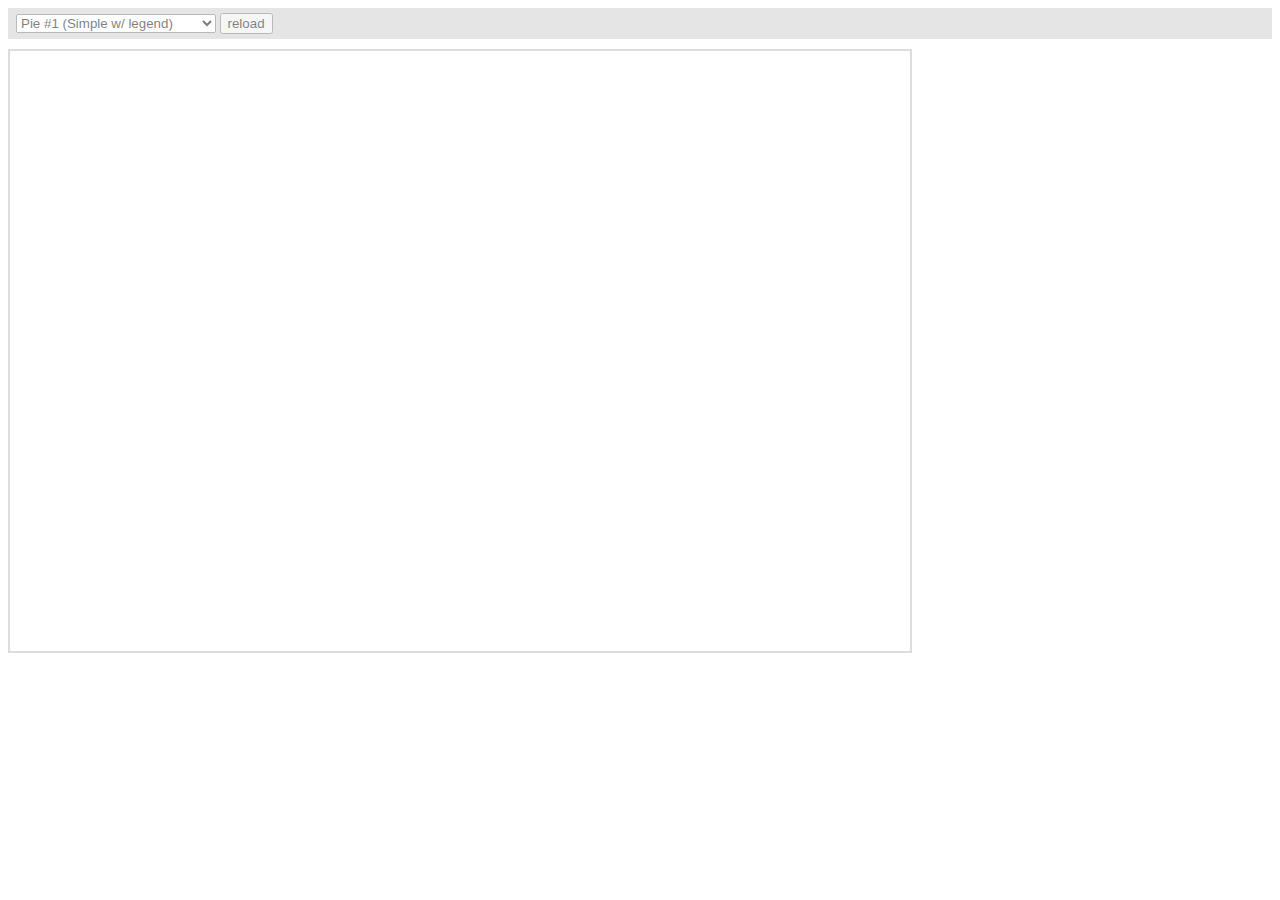
<file: assets/js/incs/modules/amcharts/plugins/export/examples/index.html>
<html>
    <head>
		<meta http-equiv="Content-Type" content="text/html; charset=utf-8">
		<meta name="viewport" content="width=device-width, initial-scale=1, maximum-scale=1">
		<meta http-equiv="X-UA-Compatible" content="IE=edge" />

		<script src="http://code.jquery.com/jquery-1.11.1.min.js"></script>

		<style type="text/css">
			iframe {
				width: 900px;
				height: 600px;
				padding: 0;
				border: 2px solid #ddd;
				overflow: hidden;
				position: relative;
			}
			#controls {
				background: #ccc;
				opacity: 0.5;
				padding: 5px 8px;
				font-size: 14px;
				font-weight: bold;
				font-family: Verdana;
				margin-bottom: 10px;
			}
		</style>

		<script type="text/javascript">
			function setType( type ) {
				$( '#iframe' ).attr( 'src', type );
			}

			function reload() {
				setType( $( '#type' ).val() + "?" + Number( new Date() ) );
			}
		</script>
	</head>
	<body>
		<div id="controls">
			<select id="type" onchange="setType(this.options[this.selectedIndex].value);">
				<option value="pie1.html" selected="selected">Pie #1 (Simple w/ legend)</option>
				<option value="pie2.html"/>Pie #2 (3D w/ legend)</option>
				<option value="pie3.html"/>Pie #3 (w/ ext. legend bottom)</option>
				<option value="pie4.html"/>Pie #4 Multiple instances</option>
				<option value="serial1.html">Serial #1 (Area)</option>
				<option value="serial2.html">Serial #2 (Bar &amp; Line)</option>
				<option value="serial3.html">Serial #3 (Line w/ zoom)</option>
				<option value="xy.html">XY</option>
				<option value="radar.html">Radar</option>
				<option value="gauge.html">Gauge</option>
				<option value="funnel.html">Funnel</option>
				<option value="stock.html">Stock</option>
				<option value="map.html">Map</option>
				<option value="gantt.html">Gantt</option>
				<option value="advanced.html">Advanced</option>
			</select>
			<input type="button" value="reload" onclick="reload();" />
		</div>

		<iframe id="iframe" src="pie1.html" frameborder="0"></iframe>
	</body>
</html>
</file>
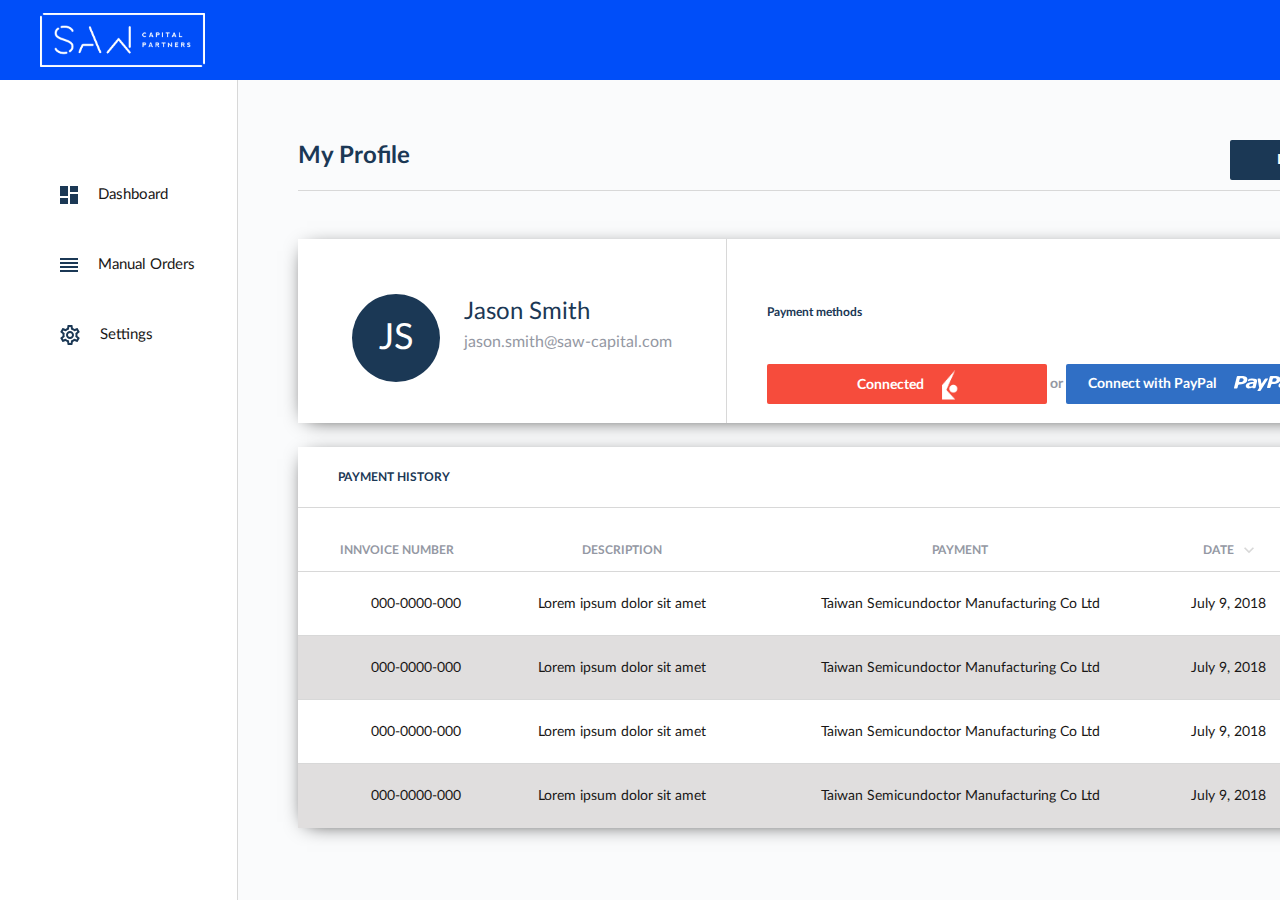
<file: profile-connected.html>
<!DOCTYPE html>
<html lang="en">
<head>
	<meta charset="UTF-8">
	<meta name="viewport" content="width=device-width, initial-scale=1.0">
	<meta http-equiv="X-UA-Compatible" content="ie=edge">
	<title>My Profile</title>


	<link rel="stylesheet" href="assets/css/bootstrap-4.1.3.min.css" integrity="sha384-MCw98/SFnGE8fJT3GXwEOngsV7Zt27NXFoaoApmYm81iuXoPkFOJwJ8ERdknLPMO" crossorigin="anonymous">
	<link rel="stylesheet" href="assets/css/style.css">

	<script src="assets/js/incs/modules/jquery-3.3.1.slim.min.js" integrity="sha384-q8i/X+965DzO0rT7abK41JStQIAqVgRVzpbzo5smXKp4YfRvH+8abtTE1Pi6jizo" crossorigin="anonymous"></script>
	<script src="assets/js/incs/modules/popper-1.14.3.min.js" integrity="sha384-ZMP7rVo3mIykV+2+9J3UJ46jBk0WLaUAdn689aCwoqbBJiSnjAK/l8WvCWPIPm49" crossorigin="anonymous"></script>
	<script src="assets/js/incs/modules/bootstrap-4.1.3.min.js" integrity="sha384-ChfqqxuZUCnJSK3+MXmPNIyE6ZbWh2IMqE241rYiqJxyMiZ6OW/JmZQ5stwEULTy" crossorigin="anonymous"></script>
	
	<script src="assets/js/incs/config.js"></script>
	<script src="assets/js/incs/functions.js"></script>
	<script src="assets/js/incs/requestss.js"></script>

	
</head>
<body>
	<!-- Header Secton -->
	<div class="container-fluid header">
			<div class="row">
				<nav>
					<a class="logo-cont" href="charts.html"><img src="assets/media/images/log.png" alt=""></a>
					<div class="header-drp dropdown">
					<a class="btn btn-secondary dropdown-toggle head-drp" href='#' role='button' id="dropdownMenuLink" data-toggle="dropdown" aria-haspopup="true" aria-expanded="false">
							<svg width="18px" height="9px" viewBox="0 0 18 9" version="1.1" xmlns="http://www.w3.org/2000/svg" xmlns:xlink="http://www.w3.org/1999/xlink">
								<!-- Generator: Sketch 49.3 (51167) - http://www.bohemiancoding.com/sketch -->
								<desc>Created with Sketch.</desc>
								<defs></defs>
								<g id="Design" stroke="none" stroke-width="1" fill="none" fill-rule="evenodd">
									<g id="My-profile" transform="translate(-1251.000000, -40.000000)">
										<g id="Upper-navigation">
											<g id="Profile" transform="translate(1240.000000, 12.000000)">
												<g id="outline-arrow_drop_down-24px" transform="translate(0.000000, 12.000000)">
													<g id="Outline_1_">
														<polygon id="Shape" points="0 0 40 0 40 40 0 40"></polygon>
														<polygon id="Shape" fill="#FFFFFF" fill-rule="nonzero" points="11.6666667 16.6666667 20 25 28.3333333 16.6666667"></polygon>
													</g>
												</g>
											</g>
										</g>
									</g>
								</g>
							</svg>
						JS</a>
						<div class="dropdown-menu" aria-labelledby="dropdownMenuLink">
								<a class="dropdown-item drp-men" href="edit-info.html">
										<i class="fas fa-cogs"></i>
									Account Settings</a>
								<a class="dropdown-item drp-men" href="profile.html"><i class="fas fa-user"></i>Profile</a>
								<a class="dropdown-item drp-men" href="profile.html"><i class="fas fa-calculator"></i>Transactions</a>
								<a class="dropdown-item log-btn-head drp-men" href="index.html"><i class="fas fa-sign-out-alt"></i>Log Out</a>
							</div>
					</div>
				</nav>
			</div>
		</div>
	<!-- Header section End -->
	<!-- Profile page sect -->
	<div class="full-cont">
		<div class="sm-part">
			<ul class="menu-main-cont">
				<li>                    
					
					<a href="charts.html"><svg width="18px" height="18px" viewBox="0 0 18 18" version="1.1" xmlns="http://www.w3.org/2000/svg" xmlns:xlink="http://www.w3.org/1999/xlink">
						<!-- Generator: Sketch 49.3 (51167) - http://www.bohemiancoding.com/sketch -->
						<desc>Created with Sketch.</desc>
						<defs></defs>
						<g id="Design" stroke="none" stroke-width="1" fill="none" fill-rule="evenodd">
							<g id="My-profile" transform="translate(-43.000000, -156.000000)">
								<g id="Side-navigation" transform="translate(-2.000000, 1.000000)">
									<g id="Dashboard_selected" transform="translate(42.000000, 152.000000)">
										<g id="baseline-dashboard-32px">
											<polygon id="Shape" points="0 0 24 0 24 24 0 24"></polygon>
											<path d="M3,13 L11,13 L11,3 L3,3 L3,13 Z M3,21 L11,21 L11,15 L3,15 L3,21 Z M13,21 L21,21 L21,11 L13,11 L13,21 Z M13,3 L13,9 L21,9 L21,3 L13,3 Z" id="Shape" fill="#1B3855" fill-rule="nonzero"></path>
										</g>
									</g>
								</g>
							</g>
						</g>
					</svg>Dashboard</a>
					
				</li>
				<li>
					
					<a href="order-form.html"><svg width="18px" height="14px" viewBox="0 0 18 14" version="1.1" xmlns="http://www.w3.org/2000/svg" xmlns:xlink="http://www.w3.org/1999/xlink">
						<!-- Generator: Sketch 49.3 (51167) - http://www.bohemiancoding.com/sketch -->
						<desc>Created with Sketch.</desc>
						<defs></defs>
						<g id="Design" stroke="none" stroke-width="1" fill="none" fill-rule="evenodd">
							<g id="My-profile" transform="translate(-42.000000, -222.000000)">
								<g id="Side-navigation" transform="translate(-2.000000, 1.000000)">
									<g id="Orders" transform="translate(1.000000, 200.000000)">
										<g id="outline-reorder-24px" transform="translate(40.000000, 16.000000)">
											<g id="Outline">
												<polygon id="Shape" points="0 0 24 0 24 24 0 24"></polygon>
												<path d="M3,15 L21,15 L21,13 L3,13 L3,15 Z M3,19 L21,19 L21,17 L3,17 L3,19 Z M3,11 L21,11 L21,9 L3,9 L3,11 Z M3,5 L3,7 L21,7 L21,5 L3,5 Z" id="Shape" fill="#1B3855" fill-rule="nonzero"></path>
											</g>
										</g>
									</g>
								</g>
							</g>
						</g>
					</svg>Manual Orders</a>
				</li>
				<li>
				  
					<a href="edit-info.html">
							<svg width="20px" height="20px" viewBox="0 0 20 20" version="1.1" xmlns="http://www.w3.org/2000/svg" xmlns:xlink="http://www.w3.org/1999/xlink">
								<!-- Generator: Sketch 49.3 (51167) - http://www.bohemiancoding.com/sketch -->
								<desc>Created with Sketch.</desc>
								<defs></defs>
								<g id="Design" stroke="none" stroke-width="1" fill="none" fill-rule="evenodd">
									<g id="My-profile" transform="translate(-41.000000, -283.000000)">
										<g id="Side-navigation" transform="translate(-2.000000, 1.000000)">
											<g id="Settings" transform="translate(1.000000, 264.000000)">
												<g id="outline-settings-24px" transform="translate(40.000000, 16.000000)">
													<polygon id="Shape" points="0 0 24 0 24 24 0 24"></polygon>
													<g id="Group" transform="translate(2.000000, 2.000000)" fill="#1B3855" fill-rule="nonzero">
														<path d="M17.43,10.98 C17.47,10.66 17.5,10.34 17.5,10 C17.5,9.66 17.47,9.34 17.43,9.02 L19.54,7.37 C19.73,7.22 19.78,6.95 19.66,6.73 L17.66,3.27 C17.57,3.11 17.4,3.02 17.22,3.02 C17.16,3.02 17.1,3.03 17.05,3.05 L14.56,4.05 C14.04,3.65 13.48,3.32 12.87,3.07 L12.49,0.42 C12.46,0.18 12.25,0 12,0 L8,0 C7.75,0 7.54,0.18 7.51,0.42 L7.13,3.07 C6.52,3.32 5.96,3.66 5.44,4.05 L2.95,3.05 C2.89,3.03 2.83,3.02 2.77,3.02 C2.6,3.02 2.43,3.11 2.34,3.27 L0.34,6.73 C0.21,6.95 0.27,7.22 0.46,7.37 L2.57,9.02 C2.53,9.34 2.5,9.67 2.5,10 C2.5,10.33 2.53,10.66 2.57,10.98 L0.46,12.63 C0.27,12.78 0.22,13.05 0.34,13.27 L2.34,16.73 C2.43,16.89 2.6,16.98 2.78,16.98 C2.84,16.98 2.9,16.97 2.95,16.95 L5.44,15.95 C5.96,16.35 6.52,16.68 7.13,16.93 L7.51,19.58 C7.54,19.82 7.75,20 8,20 L12,20 C12.25,20 12.46,19.82 12.49,19.58 L12.87,16.93 C13.48,16.68 14.04,16.34 14.56,15.95 L17.05,16.95 C17.11,16.97 17.17,16.98 17.23,16.98 C17.4,16.98 17.57,16.89 17.66,16.73 L19.66,13.27 C19.78,13.05 19.73,12.78 19.54,12.63 L17.43,10.98 Z M15.45,9.27 C15.49,9.58 15.5,9.79 15.5,10 C15.5,10.21 15.48,10.43 15.45,10.73 L15.31,11.86 L16.2,12.56 L17.28,13.4 L16.58,14.61 L15.31,14.1 L14.27,13.68 L13.37,14.36 C12.94,14.68 12.53,14.92 12.12,15.09 L11.06,15.52 L10.9,16.65 L10.7,18 L9.3,18 L9.11,16.65 L8.95,15.52 L7.89,15.09 C7.46,14.91 7.06,14.68 6.66,14.38 L5.75,13.68 L4.69,14.11 L3.42,14.62 L2.72,13.41 L3.8,12.57 L4.69,11.87 L4.55,10.74 C4.52,10.43 4.5,10.2 4.5,10 C4.5,9.8 4.52,9.57 4.55,9.27 L4.69,8.14 L3.8,7.44 L2.72,6.6 L3.42,5.39 L4.69,5.9 L5.73,6.32 L6.63,5.64 C7.06,5.32 7.47,5.08 7.88,4.91 L8.94,4.48 L9.1,3.35 L9.3,2 L10.69,2 L10.88,3.35 L11.04,4.48 L12.1,4.91 C12.53,5.09 12.93,5.32 13.33,5.62 L14.24,6.32 L15.3,5.89 L16.57,5.38 L17.27,6.59 L16.2,7.44 L15.31,8.14 L15.45,9.27 Z" id="Shape"></path>
														<path d="M10,6 C7.79,6 6,7.79 6,10 C6,12.21 7.79,14 10,14 C12.21,14 14,12.21 14,10 C14,7.79 12.21,6 10,6 Z M10,12 C8.9,12 8,11.1 8,10 C8,8.9 8.9,8 10,8 C11.1,8 12,8.9 12,10 C12,11.1 11.1,12 10,12 Z" id="Shape"></path>
													</g>
												</g>
											</g>
										</g>
									</g>
								</g>
							</svg>Settings
							
					</a></li>
			</ul>
		</div>
		<div class="big-part">
			<div class="big-part-f">
				<h1>My Profile</h1>
				<button>Log out</button>
			</div>
			<div class="big-part-s mt-5">
				<div class="sm-bl-big">
					<p class="p-88">JS</p>
					<div class="ml-4">
						<p class="p-name-main">Jason Smith</p>
						<p class="p-mail-main">jason.smith@saw-capital.com</p>
					</div>
				</div>
				<div class="bg-bl-big">
					<div class="d-flex justify-content-end">
						<a href="#" class="edit-bl">Edit</a>
					</div>
					<p class="payment-main mt-3">Payment methods</p>
					<div class="ff-for-p">
					<button type="button" class="btn btn-primary ib-btn">
						Connected
						<svg width="16px" height="30px" viewBox="0 0 16 30" version="1.1" xmlns="http://www.w3.org/2000/svg" xmlns:xlink="http://www.w3.org/1999/xlink">
							<!-- Generator: Sketch 49.3 (51167) - http://www.bohemiancoding.com/sketch -->
							<desc>Created with Sketch.</desc>
							<defs></defs>
							<g id="Design" stroke="none" stroke-width="1" fill="none" fill-rule="evenodd">
								<g id="My-profile" transform="translate(-1012.000000, -335.000000)">
									<g id="Profie" transform="translate(334.000000, 229.000000)">
										<g id="ib-group" transform="translate(437.000000, 103.000000)">
											<image id="ib-logo" x="241" y="3" width="18" height="30" xlink:href="[data-uri]"></image>
										</g>
									</g>
								</g>
							</g>
						</svg>
					</button>
					<div class="modal fade" id="exampleModalCenter" tabindex="-1" role="dialog" aria-labelledby="exampleModalCenterTitle" aria-hidden="true">
						<div class="modal-dialog modal-dialog-centered" role="document">
						<div class="modal-content">
							<div class="modal-header modal-header1">
							<h5 class="modal-title" id="exampleModalCenterTitle">                              
									<svg width="255px" height="37px" viewBox="0 0 255 37" version="1.1" xmlns="http://www.w3.org/2000/svg" xmlns:xlink="http://www.w3.org/1999/xlink">
										<!-- Generator: Sketch 49.3 (51167) - http://www.bohemiancoding.com/sketch -->
										<desc>Created with Sketch.</desc>
										<defs></defs>
										<g id="Design" stroke="none" stroke-width="1" fill="none" fill-rule="evenodd">
											<g id="IB" transform="translate(-394.000000, -162.000000)">
												<g id="Login-ib-account" transform="translate(370.000000, 147.000000)">
													<image id="ib-logo" x="24" y="15" width="255" height="37" xlink:href="[data-uri]"></image>
												</g>
											</g>
										</g>
									</svg>
							</h5>
							<button type="button" class="close close-btn-main" data-dismiss="modal" aria-label="Close">                                    <span aria-hidden="true">&times;</span>
							</button>
							</div>
							<div class="modal-body modal-p-main">
								<p>Log in to your account</p>
								<form action="GET">
									<label for="user-paypal">Username</label>
									<input id='user-paypal'type="text" name='hello@robowolf.net' placeholder='Username'>
									<label for=" ">Account number</label>
										<input type="text" name="" placeholder="167894372684832">
									<label for="user-password">Password</label>
									<input type="password" name="" id="user-password" placeholder="Password">
									<input  class="login-interactive" type="submit" value='Log in'>
									<a href="#">Forget your password?</a>
								</form>
							</div>
							
							</div>
						</div>
					</div>
						or
					<button type="button" class="btn btn-primary payp-btn" data-toggle="modal" data-target="#exampleModalCenter1">
						Connect with PayPal
						<svg width="61px" height="15px" viewBox="0 0 61 15" version="1.1" xmlns="http://www.w3.org/2000/svg" xmlns:xlink="http://www.w3.org/1999/xlink">
							<!-- Generator: Sketch 49.3 (51167) - http://www.bohemiancoding.com/sketch -->
							<desc>Created with Sketch.</desc>
							<defs></defs>
							<g id="Design" stroke="none" stroke-width="1" fill="none" fill-rule="evenodd">
								<g id="My-profile" transform="translate(-1254.000000, -347.000000)" fill="#FFFFFF">
									<g id="Profie" transform="translate(334.000000, 229.000000)">
										<g id="paypal" transform="translate(739.000000, 103.000000)">
											<g id="logo" transform="translate(181.000000, 15.000000)">
												<path d="M60.3824242,0 L58.6070492,0 C58.6060483,0 58.605047,0.00029295006 58.60438,0.00029295006 L58.6033787,0 C58.1969878,0 57.7845907,0.273315164 57.6694801,0.621037624 C57.6648092,0.635098846 57.6568013,0.648574205 57.6531312,0.663221327 C57.6531312,0.663221327 57.6107572,0.832834876 57.5373532,1.12607011 L55.0986727,10.8312474 C55.0422854,11.0506612 55.0045823,11.193617 54.9932383,11.2308207 L54.9979092,11.2360936 C54.9134946,11.5753208 55.1457181,11.8559595 55.5270852,11.8873043 L55.53209,11.893749 L57.3748633,11.893749 C57.778585,11.893749 58.1883129,11.6230704 58.3070936,11.279742 C58.3127658,11.2630443 58.3217746,11.2475184 58.3261121,11.2308207 L60.9863389,0.662635427 L60.982335,0.661463665 C61.0727553,0.299972896 60.8075001,0 60.3824242,0 L60.3824242,0 Z M51.2760738,9.53840613 C51.0298367,9.67462428 50.7695864,9.79121532 50.4969907,9.89052272 C50.1306382,10.0202962 49.7833037,10.0882588 49.4619948,10.0882588 C48.9688536,10.0882588 48.5898222,10.0270338 48.3335755,9.89608862 C48.0769952,9.77188111 47.9425326,9.55598267 47.94687,9.24692859 C47.94687,8.89012491 48.0406269,8.61329446 48.2348138,8.39622422 C48.4303354,8.18735639 48.7209483,8.01920752 49.0812951,7.89382824 C49.4396397,7.78719724 49.8803975,7.69931459 50.3892202,7.636332 C50.8416556,7.58623887 51.7361832,7.49571971 51.8506268,7.49513381 C51.96507,7.494255 52.0411432,7.43888888 51.9900943,7.70663815 C51.9674057,7.8229362 51.7091572,8.75390675 51.59071,9.17720831 C51.5563435,9.30405233 51.3641584,9.4888989 51.2760738,9.53840613 C51.2760738,9.53840613 51.3641584,9.4888989 51.2760738,9.53840613 L51.2760738,9.53840613 Z M54.7867855,2.99524765 C54.0333941,2.62614037 52.8549263,2.43953618 51.2423747,2.43953618 C50.4449405,2.43953618 49.6435028,2.49578106 48.8393955,2.60534149 C48.2491609,2.68472886 48.1884358,2.69791123 47.8217497,2.76792443 C47.067357,2.91205204 46.9509116,3.57527333 46.9509116,3.57527333 L46.7086784,4.44999893 C46.5712128,5.00951868 46.9342287,4.98637623 47.0960513,4.94302077 C47.4253681,4.85572397 47.6038734,4.76901308 48.2758534,4.6354314 C48.9181382,4.50741561 49.5967913,4.4116235 50.1383122,4.41543177 C50.9324098,4.41543177 51.5363241,4.49188968 51.9377106,4.63894672 C52.3394305,4.79274139 52.5382883,5.05463177 52.5382883,5.42930494 C52.5396231,5.5183594 52.5422923,5.60243382 52.5055905,5.67596234 C52.4725583,5.74451082 52.409164,5.81071578 52.2193146,5.83327233 C51.0858909,5.89244668 50.2724413,5.98325876 49.2928317,6.10863807 C48.3262349,6.22815849 47.480421,6.43292517 46.7734075,6.71649328 C46.0196822,7.01002143 45.4558062,7.40285702 45.0670986,7.9005659 C44.6887346,8.40061835 44.4985517,9.00613004 44.4975504,9.71944446 C44.4975504,10.3935046 44.7734827,10.9433573 45.30733,11.3701741 C45.8475165,11.7914251 46.5501925,12 47.4003439,12 C47.931522,11.9967776 48.3472552,11.9630893 48.6452086,11.8977631 C48.9401594,11.832437 49.2618022,11.7395743 49.6014622,11.6103868 C49.8553733,11.5172311 50.1293034,11.3824777 50.4185819,11.21345 C50.7081939,11.0438364 50.9087204,10.9234372 51.165968,10.7755013 L51.1753103,10.7895626 L51.1029072,11.0699083 C51.1025733,11.0725448 51.0982358,11.0740095 51.0982358,11.076646 L51.1005715,11.0819189 C51.0178252,11.4196814 51.2490478,11.700613 51.630081,11.7337155 L51.6347523,11.7395743 L51.6684514,11.7395743 L51.6697858,11.741039 C51.922696,11.741039 52.790865,11.7407461 53.1965885,11.7395743 L53.4798613,11.7395743 C53.4985459,11.7395743 53.5005476,11.7345943 53.5078882,11.7307861 C53.8969293,11.6888953 54.2699549,11.4106001 54.3577061,11.076646 L55.8067669,5.58544317 C55.8401326,5.45625563 55.8664912,5.30714801 55.8821731,5.13548385 C55.9001903,4.96206202 55.921544,4.81939916 55.9152048,4.71628348 C55.9185414,3.93910763 55.5381752,3.36464784 54.7867855,2.99524765 L54.7867855,2.99524765 L54.7867855,2.99524765 Z M46.0609674,1.74447122 C45.8137294,1.32204848 45.4403703,0.981942493 44.9682494,0.71712269 C44.4841167,0.452888749 43.9088966,0.268628078 43.2429224,0.161118264 C42.5842883,0.0597602496 41.8012017,0.00175766225 40.9090098,0 L36.7576813,0.00175766225 C36.33027,0.00820241111 35.9108664,0.30290232 35.8121047,0.665857802 L33.0210855,11.3295422 C32.9193209,11.6919118 33.1969214,11.9939353 33.6166586,11.9918847 L35.6085755,11.9886623 C36.030982,11.9918847 36.4613962,11.6919118 36.5611589,11.3295422 L37.2344735,8.74169021 C37.3288977,8.37902768 37.7583109,8.07524654 38.1877243,8.08051953 L38.7539355,8.08051953 C41.1836072,8.08051953 43.0674202,7.6422779 44.4163849,6.76989584 C45.7620131,5.89311959 46.4393314,4.74302826 46.4393314,3.3125912 C46.434994,2.68803825 46.3138776,2.16191397 46.0609674,1.74447122 L46.0609674,1.74447122 Z M41.7781792,5.23224187 C41.1836072,5.61189505 40.3491373,5.80230752 39.2754374,5.80230752 L38.7816289,5.80230752 C38.3545512,5.80670165 38.0786191,5.50350638 38.1800503,5.13996504 L38.7752897,2.87669309 C38.8640417,2.51871765 39.2974586,2.21405767 39.7185305,2.21698709 L40.370825,2.21405767 C41.1322244,2.21698709 41.7017726,2.32889104 42.0951511,2.55123423 C42.4818565,2.77621389 42.6693703,3.12510811 42.6723733,3.59000751 C42.6740416,4.29863484 42.3754208,4.84380042 41.7781792,5.23224187 L41.7781792,5.23224187 Z" id="pal"></path>
												<path d="M31.6330266,2.53704786 C31.2571366,2.53704786 30.7641128,2.81804205 30.5307305,3.15763353 C30.5307305,3.15763353 28.0163389,7.13952057 27.7693844,7.53743673 C27.635138,7.7513848 27.4991212,7.61538471 27.4764026,7.53580145 C27.4581096,7.43904786 26.6971831,3.18379787 26.6971831,3.18379787 C26.6116194,2.84120842 26.2242225,2.54713203 25.7397551,2.54849473 L24.1718746,2.55067511 C23.7939193,2.55067511 23.5581766,2.8303066 23.642265,3.16826279 C23.642265,3.16826279 24.8407465,9.44334612 25.0744239,10.919179 C25.1909675,11.7354522 25.0623269,11.8801738 25.0623269,11.8801738 L23.5086087,14.3826849 C23.2811274,14.7220038 23.4056372,15 23.7818223,15 L25.5987226,14.9986373 C25.9749077,14.9986373 26.4732423,14.7220038 26.6971831,14.3821398 L33.6868497,3.46206663 C33.6868497,3.46206663 34.3554266,2.52914403 33.7387781,2.53704786 C33.3183359,2.54249877 31.6330266,2.53704786 31.6330266,2.53704786 L31.6330266,2.53704786 Z M18.5102859,9.91947433 C18.2654241,10.0611345 18.0069588,10.1817742 17.7358855,10.2853537 C17.3715788,10.4197024 17.0245253,10.4909895 16.7060058,10.4909895 C16.2169457,10.4909895 15.8390356,10.4270139 15.5838882,10.2914466 C15.3290726,10.1619722 15.1946972,9.93744842 15.1990105,9.61574269 C15.1990105,9.24559829 15.2932392,8.95679428 15.4860098,8.73135654 C15.6807712,8.51383959 15.9684341,8.3386684 16.3267685,8.20858472 C16.6841076,8.09708444 17.1237309,8.00690937 17.6280534,7.94141057 C18.0779621,7.88931618 18.9684895,7.79548534 19.0819621,7.79396211 C19.1947711,7.79365746 19.2707512,7.73547015 19.2199872,8.01391621 C19.1980889,8.13486051 18.9409508,9.10363347 18.823165,9.54354167 C18.7876633,9.67606249 18.5965516,9.86829386 18.5102859,9.91947433 C18.5102859,9.91947433 18.5965516,9.86829386 18.5102859,9.91947433 L18.5102859,9.91947433 Z M22.0013922,3.11460593 C21.2522078,2.73075251 20.0806534,2.53699792 18.4771068,2.53699792 C17.6837943,2.53699792 16.8871637,2.59488057 16.0872153,2.70912265 C15.4992815,2.79107231 15.4402226,2.80508603 15.0752524,2.87789632 C14.3247409,3.02839123 14.2092776,3.71749952 14.2092776,3.71749952 L13.9683972,4.62778052 C13.8320311,5.20934896 14.1933516,5.18528195 14.3536067,5.14019443 C14.680421,5.04941001 14.8589246,4.95953959 15.5271519,4.82001189 C16.1648545,4.68749106 16.840713,4.58817662 17.3785464,4.59152773 C18.1688729,4.59152773 18.7687513,4.67073558 19.167896,4.82366765 C19.5677043,4.9836066 19.7644564,5.25656901 19.7644564,5.64590608 C19.7671107,5.73851834 19.7691015,5.82625626 19.7335998,5.90211301 C19.7000889,5.97400938 19.636385,6.04255463 19.4475959,6.06570768 C18.3218286,6.12816006 17.5132536,6.22229551 16.5374559,6.35268384 C15.576257,6.47697922 14.7354983,6.68992652 14.0321011,6.98451879 C13.2825849,7.28977366 12.7225215,7.69891266 12.3366485,8.21620087 C11.9590702,8.73592622 11.770281,9.36562867 11.7696174,10.1077453 C11.7696174,10.8084301 12.0443405,11.3805546 12.5745427,11.8241185 C13.1120443,12.2621989 13.8101328,12.4794112 14.6555366,12.4794112 C15.1840799,12.4760601 15.5971599,12.4404165 15.8944447,12.3730898 C16.1874163,12.3045446 16.5075947,12.2085813 16.8440309,12.0742325 C17.0975193,11.9773552 17.3692563,11.836609 17.657251,11.6611331 C17.9445821,11.485048 18.1449839,11.3598386 18.4017903,11.2059926 L18.4097533,11.220311 L18.3377546,11.5115522 C18.337091,11.514294 18.3331095,11.5161219 18.3331095,11.5194729 L18.3360956,11.5240426 C18.2538114,11.8762129 18.4830791,12.1680634 18.8623163,12.201879 L18.8669614,12.2085813 L18.9001405,12.2085813 L18.9011359,12.2107138 C19.1532972,12.2107138 20.0169495,12.2094952 20.4194121,12.2085813 L20.7014345,12.2085813 C20.7203467,12.2085813 20.723001,12.202793 20.7289732,12.1991372 C21.116837,12.1543543 21.4864524,11.8655503 21.5747088,11.5194729 L23.0156777,5.80828217 C23.0481932,5.67423812 23.0747365,5.51917351 23.0893353,5.34095586 C23.1085792,5.15969171 23.129482,5.01193864 23.1238416,4.90500801 C23.1271595,4.09617399 22.748254,3.498764 22.0013922,3.11460593 L22.0013922,3.11460593 Z M12.9880286,1.81416447 C12.7421713,1.37486555 12.3708971,1.02117201 11.9014126,0.745772409 C11.4199837,0.470982076 10.8479758,0.279360019 10.1857207,0.167555089 C9.53076503,0.0621477272 8.75205126,0.00182788249 7.86484178,0 L3.7366966,0.00182788249 C3.31167215,0.00853010507 2.89461069,0.31500355 2.79640051,0.69245944 L0.0209677374,11.782168 C-0.0802285311,12.1590145 0.195821698,12.4731041 0.613214911,12.4709716 L2.59400793,12.4676205 C3.01405549,12.4709716 3.44206608,12.1590145 3.54127159,11.782168 L4.2108261,9.09092887 C4.304723,8.71377763 4.73173817,8.39786016 5.15875334,8.40334381 L5.72180289,8.40334381 C8.13790587,8.40334381 10.0111986,7.94759402 11.3526301,7.04035948 C12.6907437,6.12855521 13.3642797,4.93251666 13.3642797,3.4449323 C13.3599664,2.79542788 13.2395262,2.24828444 12.9880286,1.81416447 L12.9880286,1.81416447 Z M8.72915766,5.4412748 C8.13790587,5.83609548 7.30809626,6.0341151 6.24039241,6.0341151 L5.74934155,6.0341151 C5.32464893,6.03868479 5.05025767,5.72337658 5.15112214,5.34531143 L5.74303752,2.99161966 C5.83129399,2.61934276 6.26229063,2.30251133 6.68101106,2.30555779 L7.32966268,2.30251133 C8.08681007,2.30555779 8.6531775,2.42193241 9.04435923,2.65315841 C9.42890518,2.88712622 9.61537177,3.24995909 9.61835791,3.73343165 C9.62001683,4.4703693 9.3230638,5.03731475 8.72915766,5.4412748 L8.72915766,5.4412748 Z" id="pay"></path>
											</g>
										</g>
									</g>
								</g>
							</g>
						</svg>
					</button>
					<div class="modal fade" id="exampleModalCenter1" tabindex="-1" role="dialog" aria-labelledby="exampleModalCenterTitle1" aria-hidden="true">
						<div class="modal-dialog modal-dialog-centered" role="document">
						<div class="modal-content">
							<div class="modal-header modal-header1">
							<h5 class="modal-title" id="exampleModalCenterTitle1">
								
								<svg width="94px" height="24px" viewBox="0 0 94 24" version="1.1" xmlns="http://www.w3.org/2000/svg" xmlns:xlink="http://www.w3.org/1999/xlink">
									<!-- Generator: Sketch 49.3 (51167) - http://www.bohemiancoding.com/sketch -->
									<desc>Created with Sketch.</desc>
									<defs></defs>
									<g id="Design" stroke="none" stroke-width="1" fill="none" fill-rule="evenodd">
										<g id="Paypal" transform="translate(-396.000000, -171.000000)">
											<g id="Login-Paypal" transform="translate(370.000000, 147.000000)">
												<g id="Paypal" transform="translate(26.000000, 24.000000)">
													<path d="M93.073105,0 L90.2962204,0 C90.2946549,0 90.2930887,0.0004874459 90.2920455,0.0004874459 L90.2904794,0 C89.6548387,0 89.0098037,0.454774975 88.8297578,1.03335785 C88.822452,1.05675462 88.8099267,1.07917656 88.8041863,1.10354822 C88.8041863,1.10354822 88.7379086,1.38577185 88.6230966,1.87369226 L84.8087282,18.0223453 C84.7205322,18.3874326 84.6615604,18.6252999 84.643817,18.6872038 L84.6511228,18.6959776 C84.519089,19.260425 84.8823124,19.7273857 85.4788131,19.7795411 L85.4866412,19.7902646 L88.3689442,19.7902646 C89.0004101,19.7902646 89.6412702,19.3398765 89.8270564,18.7686052 C89.8359284,18.7408215 89.8500192,18.7149875 89.8568034,18.6872038 L94.0176951,1.10257333 L94.0114324,1.10062361 C94.1528598,0.499131347 93.7379712,0 93.073105,0 L93.073105,0 Z M78.829757,15.8711589 C78.4446147,16.0978152 78.0375542,16.2918136 77.6111841,16.4570533 C77.0381679,16.6729861 76.494898,16.7860705 75.992335,16.7860705 C75.2210073,16.7860705 74.6281599,16.6841971 74.2273613,16.4663145 C73.8260412,16.259643 73.6157267,15.9004049 73.6225109,15.3861632 C73.6225109,14.7924699 73.7691571,14.3318457 74.072887,13.9706579 C74.3787047,13.6231182 74.8332556,13.3433317 75.3968782,13.1347104 C75.9573692,12.9572848 76.6467636,12.811055 77.442619,12.7062569 C78.1502785,12.6229059 79.5494194,12.4722891 79.7284221,12.4713142 C79.907424,12.4698519 80.0264109,12.3777271 79.9465647,12.8232408 C79.9110773,13.0167516 79.5071478,14.5658136 79.3218832,15.2701541 C79.2681301,15.4812126 78.9675312,15.7887828 78.829757,15.8711589 C78.829757,15.8711589 78.9675312,15.7887828 78.829757,15.8711589 L78.829757,15.8711589 Z M84.3209018,4.98385693 C83.1425136,4.3696914 81.2992585,4.05919667 78.7770478,4.05919667 C77.5297718,4.05919667 76.2762338,4.15278374 75.0185202,4.33508369 C74.0953275,4.46717804 74.0003466,4.48911247 73.4268088,4.60560893 C72.2468543,4.84542598 72.0647207,5.94897413 72.0647207,5.94897413 L71.6858411,7.40444884 C71.4708294,8.33544578 72.0386269,8.29693856 72.2917354,8.22479847 C72.8068237,8.07954346 73.086026,7.93526335 74.1370776,7.71299391 C75.1416827,7.4999857 76.2031718,7.34059514 77.0501709,7.34693181 C78.2922282,7.34693181 79.2368175,7.47415176 79.8646307,7.71884314 C80.4929656,7.97474539 80.8040013,8.41051041 80.8040013,9.03393717 C80.8060891,9.18211679 80.810264,9.32201002 80.7528583,9.44435571 C80.7011923,9.558415 80.6020366,9.66857486 80.3050909,9.70610718 C78.5322897,9.80456865 77.2599638,9.95567282 75.7277452,10.1642942 C74.2158799,10.3631668 72.8929326,10.7038824 71.7870846,11.1757175 C70.6081741,11.6641253 69.7262092,12.3177729 69.1182271,13.1459214 C68.5264236,13.9779694 68.2289563,14.9854933 68.2273902,16.1723925 C68.2273902,17.2939756 68.658979,18.2088873 69.4939757,18.9190771 C70.3388877,19.6200056 71.4379514,19.9670579 72.767683,19.9670579 C73.5985049,19.9616961 74.248758,19.9056413 74.7147903,19.7969438 C75.1761262,19.6882462 75.6792115,19.53373 76.2104777,19.3187721 C76.607623,19.1637684 77.0360801,18.9395492 77.488544,18.6583004 C77.9415294,18.3760768 78.2551752,18.1757418 78.6575393,17.9295882 L78.6721517,17.952985 L78.5589051,18.4194583 C78.5583829,18.4238452 78.5515986,18.4262823 78.5515986,18.4306692 L78.5552519,18.4394431 C78.4258275,19.0014532 78.7874853,19.4689014 79.3834637,19.5239813 L79.3907702,19.53373 L79.4434794,19.53373 L79.4455665,19.5361672 C79.8411463,19.5361672 81.1990595,19.5356797 81.8336563,19.53373 L82.2767265,19.53373 C82.3059513,19.53373 82.3090823,19.5254436 82.3205637,19.519107 C82.9290674,19.4494041 83.5125212,18.9863428 83.6497737,18.4306692 L85.9162665,9.29373892 C85.9684541,9.07878099 86.0096819,8.83067762 86.0342102,8.54504193 C86.0623911,8.25648163 86.0957908,8.01910182 86.0858755,7.84752543 C86.0910943,6.55436583 85.4961591,5.59850985 84.3209018,4.98385693 L84.3209018,4.98385693 L84.3209018,4.98385693 Z M70.6727488,2.90266315 C70.286041,2.19978488 69.7020656,1.63387522 68.9636159,1.19323585 C68.2063783,0.753571321 67.30667,0.446976031 66.265012,0.268088142 C65.2348347,0.0994363635 64.0099999,0.00292461198 62.6145122,0 L56.1213713,0.00292461198 C55.4528524,0.0136481681 54.7968583,0.504005679 54.642384,1.1079351 L50.2769186,18.8514687 C50.1177475,19.4544233 50.5519455,19.9569666 51.2084614,19.9535546 L54.3240417,19.9481928 C54.9847325,19.9535546 55.6579484,19.4544233 55.8139883,18.8514687 L56.8671275,14.5454862 C57.0148175,13.9420442 57.6864677,13.4365763 58.3581181,13.4453501 L59.2437356,13.4453501 C63.0440133,13.4453501 65.9905069,12.7161504 68.1004383,11.2645752 C70.2051509,9.80568833 71.2645523,7.89202665 71.2645523,5.51189168 C71.257768,4.47268461 71.0683286,3.59725511 70.6727488,2.90266315 L70.6727488,2.90266315 Z M63.9739902,8.70603968 C63.0440133,9.33775276 61.7388093,9.65458416 60.0594228,9.65458416 L59.2870512,9.65458416 C58.619054,9.66189566 58.1874655,9.15740253 58.3461151,8.55249828 L59.2771359,4.78659146 C59.415954,4.19094842 60.0938664,3.68401813 60.7524699,3.68889246 L61.7727312,3.68401813 C62.9636448,3.68889246 63.8544817,3.87509185 64.4697696,4.24505346 C65.07462,4.61940195 65.3679124,5.19993455 65.3726096,5.97349064 C65.375219,7.15259088 64.9081427,8.0597036 63.9739902,8.70603968 L63.9739902,8.70603968 Z" id="pal" fill="#306FC5"></path>
													<path d="M49.7554418,4.05927658 C49.1642061,4.05927658 48.3887313,4.50886729 48.0216454,5.05221364 C48.0216454,5.05221364 44.0667703,11.4232329 43.6783367,12.0598988 C43.4671812,12.4022157 43.2532411,12.1846155 43.217507,12.0572823 C43.1887341,11.9024766 41.9918763,5.09407659 41.9918763,5.09407659 C41.8572936,4.54593347 41.2479588,4.07541125 40.4859423,4.07759157 L38.0198303,4.08108017 C37.425346,4.08108017 37.0545475,4.52849057 37.1868098,5.06922047 C37.1868098,5.06922047 39.0718958,15.1093538 39.4394458,17.4706864 C39.6227567,18.7767235 39.4204185,19.008278 39.4204185,19.008278 L36.9765823,23.0122958 C36.618778,23.5552061 36.814619,24 37.4063188,24 L40.2641128,23.9978196 C40.8558127,23.9978196 41.6396409,23.5552061 41.9918763,23.0114236 L52.9858907,5.53930661 C52.9858907,5.53930661 54.0374922,4.04663044 53.0675686,4.05927658 C52.406257,4.06799803 49.7554418,4.05927658 49.7554418,4.05927658 L49.7554418,4.05927658 Z M29.1147435,15.8711589 C28.7296014,16.0978152 28.3230626,16.2908387 27.8966926,16.4565659 C27.3236762,16.6715238 26.7777974,16.7855831 26.2767996,16.7855831 C25.5075592,16.7855831 24.9131461,16.6832222 24.511826,16.4663145 C24.1110277,16.2591555 23.8996692,15.8999175 23.9064536,15.3851883 C23.9064536,14.7929573 24.0546654,14.3308708 24.3578735,13.9701705 C24.6642128,13.6221433 25.1166765,13.3418694 25.680299,13.1337356 C26.2423559,12.9553351 26.9338374,12.811055 27.7270839,12.7062569 C28.4347433,12.6229059 29.8354497,12.4727765 30.0139302,12.4703394 C30.1913669,12.4698519 30.3108758,12.3767522 30.2310293,12.8222659 C30.1965856,13.0157768 29.7921343,14.5658136 29.6068695,15.2696667 C29.5510291,15.4817 29.2504304,15.7892702 29.1147435,15.8711589 C29.1147435,15.8711589 29.2504304,15.7892702 29.1147435,15.8711589 L29.1147435,15.8711589 Z M34.6058884,4.98336949 C33.4274998,4.36920401 31.5847672,4.05919667 29.0625562,4.05919667 C27.8147585,4.05919667 26.5617421,4.15180891 25.3035069,4.33459624 C24.3787484,4.4657157 24.2858551,4.48813764 23.7117951,4.60463411 C22.5313189,4.84542598 22.3497072,5.94799924 22.3497072,5.94799924 L21.9708276,7.40444884 C21.7563379,8.33495833 22.3246574,8.29645112 22.5767219,8.22431109 C23.0907665,8.07905602 23.371534,7.93526335 24.4225857,7.71201902 C25.4256251,7.4999857 26.4886799,7.34108258 27.3346356,7.34644436 C28.5777365,7.34644436 29.5212824,7.47317694 30.1490953,7.71786825 C30.7779519,7.97377056 31.0874224,8.41051041 31.0874224,9.03344972 C31.0915974,9.18162934 31.0947286,9.32201002 31.0388883,9.44338082 C30.9861791,9.558415 30.8859795,9.66808741 30.589034,9.70513229 C28.8183198,9.8050561 27.5465159,9.95567282 26.0116882,10.1642942 C24.4998229,10.3631668 23.1773974,10.7038824 22.0710272,11.1752301 C20.8921167,11.6636378 20.0111955,12.3182603 19.4042575,13.1459214 C18.8103664,13.977482 18.5134208,14.9850059 18.512377,16.1723925 C18.512377,17.2934882 18.9444877,18.2088873 19.7784403,18.9185896 C20.6238741,19.6195182 21.7218943,19.9670579 23.0516261,19.9670579 C23.8829693,19.9616961 24.5327009,19.9046664 25.0002989,19.7969438 C25.4611125,19.6872713 25.9647196,19.53373 26.4938986,19.3187721 C26.8926094,19.1637684 27.3200232,18.9385744 27.7730087,18.657813 C28.2249505,18.3760768 28.5401616,18.1757418 28.9440911,17.9295882 L28.9566161,17.9524976 L28.8433697,18.4184835 C28.8423259,18.4228704 28.8360635,18.425795 28.8360635,18.4311567 L28.8407603,18.4384682 C28.7113359,19.0019407 29.0719499,19.4689014 29.6684504,19.5230065 L29.6757567,19.53373 L29.727944,19.53373 L29.7295096,19.537142 C30.1261329,19.537142 31.4845676,19.5351923 32.1175992,19.53373 L32.561191,19.53373 C32.5909378,19.53373 32.5951127,19.5244688 32.6045065,19.5186196 C33.2145757,19.4469669 33.7959419,18.9848805 33.9347601,18.4311567 L36.2012533,9.29325147 C36.2523969,9.07878099 36.2941467,8.83067762 36.3171091,8.54552938 C36.3473777,8.25550674 36.3802557,8.01910182 36.3713839,7.84801281 C36.3766026,6.55387838 35.7806239,5.5980224 34.6058884,4.98336949 L34.6058884,4.98336949 Z M20.4288103,2.90266315 C20.0421026,2.19978488 19.458127,1.63387522 18.7196771,1.19323585 C17.9624397,0.753571321 17.0627312,0.446976031 16.0210732,0.268088142 C14.9908964,0.0994363635 13.7660611,0.00292461198 12.3705734,0 L5.87743287,0.00292461198 C5.20891386,0.0136481681 4.55291981,0.504005679 4.39844548,1.1079351 L0.0329800575,18.8514687 C-0.126191087,19.4544233 0.308007047,19.9569666 0.964522908,19.9535546 L4.08010313,19.9481928 C4.74079399,19.9535546 5.41400988,19.4544233 5.57004977,18.8514687 L6.62318897,14.5454862 C6.77087898,13.9420442 7.44252917,13.4365763 8.11417937,13.4453501 L8.99979741,13.4453501 C12.8000746,13.4453501 15.7465681,12.7161504 17.8564996,11.2645752 C19.9612123,9.80568833 21.020614,7.89202665 21.020614,5.51189168 C21.0138296,4.47268461 20.8243898,3.59725511 20.4288103,2.90266315 L20.4288103,2.90266315 Z M13.7300519,8.70603968 C12.8000746,9.33775276 11.4948709,9.65458416 9.81548448,9.65458416 L9.04311284,9.65458416 C8.37511577,9.66189566 7.94352702,9.15740253 8.10217629,8.55249828 L9.03319726,4.78659146 C9.17201545,4.19094842 9.84992808,3.68401813 10.5085315,3.68889246 L11.5287927,3.68401813 C12.7197063,3.68889246 13.610543,3.87509185 14.225831,4.24505346 C14.8306815,4.61940195 15.123974,5.19993455 15.1286708,5.97349064 C15.1312801,7.15259088 14.6642041,8.0597036 13.7300519,8.70603968 L13.7300519,8.70603968 Z" id="pay" fill="#265697"></path>
												</g>
											</g>
										</g>
									</g>
								</svg>
							</h5>
							<button type="button" class="close" data-dismiss="modal" aria-label="Close">                                    <span aria-hidden="true">&times;</span>
							</button>
							</div>
							<div class="modal-body modal-p-main">
									<p>Log in to Paypal</p>
									<form action="GET">
										<label for="">Username</label>
										<div class="svg-part">   
											<input  type="text" name='hello@robowolf.net' placeholder='Username'>
												<svg width="24px" height="24px" viewBox="0 0 24 24" version="1.1" xmlns="http://www.w3.org/2000/svg" xmlns:xlink="http://www.w3.org/1999/xlink">
													<!-- Generator: Sketch 49.3 (51167) - http://www.bohemiancoding.com/sketch -->
													<desc>Created with Sketch.</desc>
													<defs>
														<rect id="path-1" x="0" y="0" width="28" height="28"></rect>
														<path d="M14,2.33333333 C20.44,2.33333333 25.6666667,7.56 25.6666667,14 C25.6666667,20.44 20.44,25.6666667 14,25.6666667 C7.56,25.6666667 2.33333333,20.44 2.33333333,14 C2.33333333,7.56 7.56,2.33333333 14,2.33333333 Z M12.3145373,15.7235443 C10.9632245,14.3604612 10.2849478,13.6764262 10.2797072,13.6714394 C9.79480898,13.2100236 9.02230969,13.2235065 8.55428176,13.7015542 L8.50906323,13.7477408 C8.04972385,14.2169139 8.05294989,14.9613964 8.51633853,15.4266833 L12.3145373,19.25 L19.4836615,12.0228317 C19.9498906,11.5546928 19.9498906,10.8046603 19.4836615,10.3365214 C19.4367036,10.2894433 19.4113404,10.2640844 19.4075717,10.2604447 C18.9259711,9.79532021 18.1530956,9.80316108 17.6813058,10.2779577 L12.3145373,15.7235443 Z" id="path-3"></path>
													</defs>
													<g id="Design" stroke="none" stroke-width="1" fill="none" fill-rule="evenodd">
														<g id="Paypal" transform="translate(-931.000000, -380.000000)">
															<g id="Login-Paypal" transform="translate(370.000000, 147.000000)">
																<g id="Username" transform="translate(121.000000, 193.000000)">
																	<g id="⌘Input" transform="translate(0.000000, 24.000000)">
																		<g id="Icon-/-Check-circle" transform="translate(438.000000, 14.000000)">
																			<mask id="mask-2" fill="white">
																				<use xlink:href="#path-1"></use>
																			</mask>
																			<g id="Container" fill-rule="nonzero"></g>
																			<mask id="mask-4" fill="white">
																				<use xlink:href="#path-3"></use>
																			</mask>
																			<g id="Check-Circle" fill-rule="nonzero"></g>
																			<g id="Style-/-Color-/-Green" mask="url(#mask-4)" fill="#58C144" fill-rule="evenodd">
																				<rect id="Container" x="0" y="0" width="28" height="28"></rect>
																			</g>
																		</g>
																	</g>
																</g>
															</g>
														</g>
													</g>
												</svg>
										</div>
										
										<label for=" ">Password</label>
										<input type="password" name="" placeholder="Password">
										<input type="submit" value='Log in'>
										<a href="#">Forget your password?</a>
									</form>
							</div>
							</div>
						</div>
					</div>
					</div>
				</div>
			</div>
			<div class="big-part-p mt-4">
				<p>Payment history</p>
				<table class="inn-tabl">
					<thead>
						<tr>
							<th>Innvoice number</th>
							<th>Description</th>
							<th>payment</th>
							<th>date
								<svg width="10px" height="7px" viewBox="0 0 10 7" version="1.1" xmlns="http://www.w3.org/2000/svg" xmlns:xlink="http://www.w3.org/1999/xlink">
									<!-- Generator: Sketch 49.3 (51167) - http://www.bohemiancoding.com/sketch -->
									<desc>Created with Sketch.</desc>
									<defs></defs>
									<g id="Symbols" stroke="none" stroke-width="1" fill="none" fill-rule="evenodd">
										<g id="Table/3-Header" transform="translate(-859.000000, -21.000000)">
											<g id="outline-keyboard_arrow_down-24px-copy" transform="translate(854.000000, 14.000000)">
												<polygon id="Shape" points="0 0 20 0 20 20 0 20"></polygon>
												<polygon id="Shape" fill="#D8D8D8" fill-rule="nonzero" points="6.175 7.15833333 10 10.975 13.825 7.15833333 15 8.33333333 10 13.3333333 5 8.33333333"></polygon>
											</g>
										</g>
									</g>
								</svg>
							</th>
							<th>amount</th>
						</tr>
					</thead>
					<tbody>
						<tr>
							<td class="p-l-80">000-0000-000</td>
							<td>Lorem ipsum dolor sit amet</td>
							<td>Taiwan Semicundoctor Manufacturing Co Ltd</td>
							<td>July 9, 2018</td>
							<td>$237</td>
						</tr>
						<tr>
							<td class="p-l-80">000-0000-000</td>
							<td>Lorem ipsum dolor sit amet</td>
							<td>Taiwan Semicundoctor Manufacturing Co Ltd</td>
							<td>July 9, 2018</td>
							<td>$237</td>
						</tr>
						<tr>
							<td class="p-l-80">000-0000-000</td>
							<td>Lorem ipsum dolor sit amet</td>
							<td>Taiwan Semicundoctor Manufacturing Co Ltd</td>
							<td>July 9, 2018</td>
							<td>$237</td>
						</tr>
						<tr>
							<td class="p-l-80">000-0000-000</td>
							<td>Lorem ipsum dolor sit amet</td>
							<td>Taiwan Semicundoctor Manufacturing Co Ltd</td>
							<td>July 9, 2018</td>
							<td>$237</td>
						</tr>
					</tbody>
				</table>
			</div>
		</div>
	</div>
	<!-- Profile page sect end -->
	<!-- Footer -->

	<!-- Footer ends -->

</body>
</html>
</file>
<file: assets/css/style.css>
/* Fonts */
@font-face{
	font-family: 'Lato-Regular';
	src: url(../media/fonts/Lato-Regular.ttf)
}
@font-face{
	font-family: 'Lato-Bold';
	src: url(../media/fonts/Lato-Bold.ttf)
}
/* Fonts end */
a:hover{
	text-decoration: none;
}
li{
	list-style-type: none;
}
p{
	cursor: default;
}
button:focus, button:active, input:focus, input:active{
	outline:none;
}
.mt-8{
	margin-top:80px;
}
/* Header */
.logo-cont img{
	width: 165px
}
.header{
	height:80px;
	background-color: #004ef9;
	min-width:1490px;
}
.logo-cont{
	font-family: 'Lato-Regular';
	font-size: 17px;
	color: #FFFFFF;
	letter-spacing: 0;
	line-height: 17px;
	text-transform: uppercase;
	margin-left:25px;
}
.header .row{
	height:100%;
}
.header .row>nav {
	width:100%;
	height:100%;
	display:flex;
	margin: 0 15px;
	justify-content: space-between;
	align-items: center;

}
.dropdown-toggle::after{
	display:none;
}
.head-drp{
	margin:0px;
	height: 56px;
	width: 56px;
	border-radius: 50%;
	background: #1B3855;
	font-family: 'Lato-Bold';
	font-size: 20px;
	color: #FFFFFF!important;
	letter-spacing: 0;
	line-height: 24px;
	display: flex;
	justify-content: center;
	align-items: center;
	margin-right:90px;
	margin-left:25px;
	box-shadow: none;
	border:none;
	position: relative;
}
.head-drp svg{
	position: absolute;
	left:85px;
}
.header-drp{
	display:flex;
	align-items: center
}
.log-btn-head{
	border-top: 1px solid #D8D8D8;
	padding-top: 13px;
}
.drp-men{
	font-family: 'Lato-Regular';
	font-size: 15px;
	color: #000000;
	letter-spacing: 0;
	line-height: 14px;
	height:35px;
	display: flex;
	align-items: center;
}
.drp-men:hover{
	color: #1b3855
}
.drp-men i{
	width: 30px;
}
.dropdown-menu{
	left: -45px!important;
}
.head-drp:hover, .head-drp:active, .head-drp:focus{ 
	box-shadow: none!important;
	border:none;
	outline: none;
	background-color: #1B3855!important;
}
.logo-cont:hover{
	color:white;
}
/* Header Ends */
/* Order Form */
#myElements{
	box-shadow: 0px 0px 20px -8px black;
}
.order-form{
	background-color: #fff;
	box-shadow: 0px 3px 20px -9px black;
	padding: 50px 40px;
}
.ul-tabs{
	border: none;  
}
.nav-item .a-tabs{
	border: none;
	width: 272px;
	border-bottom: 1px solid #D8D8D8;
	font-family: 'Lato-Bold';
	font-size: 18px;
	color: #9498A3;
	letter-spacing: 0;
	line-height: 20px;
}
.nav-link{
	    border: none;
    font-family: 'Lato-Regular';
    font-size: 16px;
    color: #9498A3;
    letter-spacing: 0;
    text-align: center;
    line-height: 24px;
    margin-right: 25px;
    padding-top: 18px;
}

.nav-pills .nav-link.active, .nav-pills .show>.nav-link{
	background: transparent;
	font-family: "Lato-Bold";
    color: #1B3855;
    border: none;
    border-bottom: 4px solid #1B3855;
}
.nav-item .a-tabs.active{
	border-bottom: 2px solid #1B3855;
	color: #1B3855
}
.ul-tabs li{
	text-align: center;
	
}
.tab-first-order label{
	font-family: 'Lato-Regular';
	font-size: 14px;
	color: #1B3855;
	letter-spacing: 0;
}
.full-w-inp{
	display: block;
	width: 100%;
	height: 48px;
}
.tab-first-order input::placeholder{
	font-family: 'Lato-Regular';
	font-size: 16px;
	color: #D8D8D8;
	letter-spacing: 0;
}
.tab-first-order input{
	width: 300px;
	background: #FFFFFF;
	border: 1px solid #D8D8D8;
	border-radius: 2px;
	font-family: 'Lato-Regular';
	font-size: 16px;
	color: #191716;
	letter-spacing: 0;
	line-height: 28px;
	height: 56px;
	padding-left: 10px;
	padding-right: 30px;
}
.tab-first-order input:active, .tab-first-order input:focus{
	border: 2px solid #1B3855; 
	outline: none;
}
.width-100{
	width: 100%!important;
}
.lat-reg{
	font-family: 'Lato-Regular';
	font-size: 14px;
	color: #9498A3;
	letter-spacing: 0;
	line-height: 20px;
	margin-bottom: 4px;
}
.tr-inp-bl>div{
	min-width: 300px;
	margin-right: 26px;
}
.obsh-inp{
	display: block;
	font-family: 'Lato-Regular';
	font-size: 14px;
	color: #1B3855;
	letter-spacing: 0;
}
.tr-inp-bl{
	margin-top: 30px;
	display: flex;
}
.btn-sect-order input{
	width: 300px;
	font-family: 'Lato-Bold';
	font-size: 16px;
	color: #FFFFFF;
	letter-spacing: 0;
	text-align: center;
	line-height: 24px;
	background-color: #FABA25;
	border-radius: 2px;
	border: none;
	height: 56px;
	cursor: pointer;
	padding: 0;
}
.btn-sect-order input:hover{
	background-color: #EBA80C;
}
.btn-sect-order input:active, .btn-sect-order input:focus{
	border: none!important;
	background-color: #EBA80C;
}
.tr-inp-bl input{
	height: 56px;
	background: #FFFFFF;
	border: 1px solid #D8D8D8;
	border-radius: 2px;
	font-family: 'Lato-Regular';
	font-size: 16px;
	color: #191716;
	letter-spacing: 0;
	line-height: 28px;
	height: 56px;
	padding-left: 10px;
	padding-right: 15px;
	width: 230px;
	float: left;
}
#first-input-orderform-js, #first-input-orderform-js1 {
	width: 241px;
	border-right: none;
}
#second-input-orderform-js, #second-input-orderform-js1 {
	width: 59px;
	border-left: none;
	position: relative;
	left: -2px;
}
.tr-inp-bl input:active, .tr-inp-bl input:focus{
	border: 2px solid #1B3855; 
	outline: none;
}
.frst-tr-bl .sm-inp{
	width:60px;
	margin-left: -4px;
	padding-right: 0px;
	border-left:none;
}
.frst-tr-bl input{
	width: 100%;
	padding-right: 65px;
}
.frst-tr-bl input::placeholder{
	text-align: right;
}
.frst-tr-bl .sm-inp::placeholder{
	text-align: center;
	padding: 0px;
}
.thrd-tr-bl input{
	width: 100%;
}
.frst-tr-bl{
	position: relative;
}
.usd-bl{
	position: absolute;
	right: 18px;
	top: 31px;
	border-left: 1px solid #D8D8D8;
	padding-left: 6px;
	padding-top: 12px;
	padding-bottom: 12px;
	font-family: 'Lato-Regular';
	font-size: 16px;
	letter-spacing: 0;
	line-height: 28px;
	color: #D8D8D8;
}
.pwd-sect li{
	list-style-type: unset;
}
.pwd-sect{
	padding:18px;
	margin-bottom: 100px;
}
.pwd-sect-bl{
	height: 100%;
	display: flex;
	flex-direction: column;
	justify-content: flex-end;
	margin-bottom: 37px;
}
.alert-rem{
	font-family: 'Lato-Regular';
	font-size: 16px;
	color: #1B3855;
	letter-spacing: 0;
	padding-right: 50px;
	margin-bottom: 80px;
}
/* Order Form ends */
/* Charts page */
.my-posi-table svg{
	margin-right: 5px;
}
.dial-name-charts{
	max-width: 73%;
	margin-top: calc(50vh - 75px);
}
.moda-bg-part-charts{
	background-color: #00000070;
}
.mb-table-charts{
	padding:0px;
}
.mb-table-charts table{
	margin-top:30px;
	width: 100%;
}
.mb-table-charts th, .mb-table-charts td{
	background-color: #FFFFFF;
}
.dial-name-charts button{
	position: absolute;
	z-index: 1;
	right: 10px;
	top: 10px;
}
.mb-table-charts td{
	border-radius: .3em
}
.n-b-header{
	border: none!important;
}
.name-tbl{
	background-color: transparent;
	padding: 0px;
	border:none;
	font-family: "Lato-Bold";
	font-size: 14px;
	color: #191716;
	letter-spacing: 0;
	line-height: 24px;
}
.name-tbl:hover{
	background:transparent;
	color: #485079;
}
.name-tbl:focus, .name-tbl:active{
	color: #485079!important;
	background-color: transparent!important;
	border:none!important;
	outline: none!important;
	box-shadow: none!important;
}
.w-80{
	width: 80px;
}
#chartdiv {
	width: 100%;
	height: 358px;
	margin-top: 35px;
	background-color: #ffffff;
	box-shadow: 0px 3px 20px -9px black;
  }
  #update-nav {
	width: 100%;
	height: 30px;
  }
  #range-selector {
	width: 50%;    
	float: left;
  }
  #date-selector {
	width: 50%;
	float: right;  
  }
  .select-block {
	box-shadow: 0px 0px 20px 0px grey;
	position: absolute;
	height:auto;
	display: none;
	margin: 0;
	padding: 0px;
	z-index: 10000;
	width: 100%;
	top: 63px;
	background: #ffffff;
  }
  .inn-tabl th, .inn-tabl td{
	  text-align: center
  }
  #RecentTrades svg{
	  margin-right: 5px;
  }
  #nav-trades{
	min-height: calc(100vh - 256px);
  }
  .select-block li:last-child{
	  border:none;
  }
  .select-block ul{
	max-height: 128px;
	overflow-y: scroll;
	background: white;
	margin: 0;
	padding: 0px;
	position: relative;
	top: -8px;
  }
  .select-block li{
	font-family: "Lato-Regular";
	font-size: 14px;
	color: #191716;
	letter-spacing: 0;
	line-height: 20px;
	cursor: pointer;
	border-bottom: 1px solid #D8D8D8;
	width: 100%;
	display: flex;
	align-items: center;
	height: 43px;
	padding-left: 10px;
  }
  .select-input{
	padding-left: 5px;
	position: relative;
  }
  .openClose{
	content: "";
	background-image: url(../media/icons/arrow.svg);
	width: 11px;
	height: 6px;
	position: absolute;
	background-repeat: no-repeat;
	top: 32px;
	right: 7px;
  }
  .rotateopenClose{
	transform:rotate(180deg)!important;
  	
  }
  .arrow-rotate:after {
	transform:rotate(180deg)!important;
  }
  .select-block svg{
	position: relative;
	transform: rotate(180deg);
	top: -17px;
	left: calc(50% - 10px);
}
.modal-charts-tbl{
	width: 100%;
}
.modal-charts-tbl th{
	font-family: "Lato-Bold";
	font-size: 12px;
	color: #9498A3;
	letter-spacing: 0;
	line-height: 24px;
	text-transform: uppercase;
	height: 64px;
	padding-top: 14px;
}
.modal-charts-tbl tbody td, .trade-after-chart tbody td {
	height: 72px;
	font-family: "Lato-Bold";
	font-size: 14px;
	color: #191716;
	letter-spacing: 0;
	line-height: 24px;
}
.modal-charts-tbl label{
	font-family: "Lato-Medium";
	font-size: 14px;
	color: #191716;
	letter-spacing: 0;
	line-height: 24px;
	margin-left: 10px;
	margin-bottom:0px;
}
.modal-charts-tbl tbody tr:nth-child(odd) {
	background-color: #E0DEDE;
}
.modal-charts-tbl tbody tr {
	border-top: 1px solid #D8D8D8;
}
.chats-page-modal .modal-backdrop{
	background-color: transparent!important;
}
.sell-selected-stocks{
	font-family: "Lato-Bold";
	height:48px;
	width:308px;
	border-radius:2px;
	background-color: #FABA25;
	border:none;
	font-size: 16px;
	color: #FFFFFF;
	letter-spacing: 0;
	text-align: center;
	line-height: 24px;
	cursor: pointer;
}
.select-block li:hover{
	background-color: #3484e92e
}
.selected-btn-bl{
	text-align: center;
	margin-top: 40px;
	margin-bottom: 40px;
}
.modal-f{
	position: absolute;
	left:-1px;
	overflow-y: hidden!important;
	min-height: 610px;
	margin-bottom: 50px;

}
.modal-f .close{
	opacity:1;
}
.x-chart{
	color: #1B3855;
	font-size: 30px;
	opacity: 1;
}
.modal-f .modal-body{
	padding: 0px;
}
.modal-f .modal-dialog{
	max-width: 101%;
	margin:0;
	box-shadow: 0px 3px 20px -9px black;
}
.modal-f .modal-content{
	border-radius: 0px;
	border: 0
}
.modal-f .modal-header{
	border-bottom: 1px solid #D8D8D8;
}
.modal-f .modal-title{
	font-family: "Lato-Bold";
	font-size: 12px;
	color: #1B3855;
	letter-spacing: 0;
	line-height: 14px;
	text-transform: uppercase;
}
.order-label label{
	font-family: "Lato-Bold";
	font-size: 12px;
	color: #9498A3;
	letter-spacing: 0;
	line-height: 14px;
}
.trade-after-chart{
	background-color: #FFFFFF;
	margin-top: 35px;
	box-shadow: 0px 3px 20px -9px black;
}
.trade-after-chart h3{
	font-family: "Helvetica";
	font-size: 12px;
	color: #1B3855;
	letter-spacing: 0;
	line-height: 14px;
	display: flex;
	text-transform: uppercase;
}
.h3-bl{
	border-bottom: 1px solid #D8D8D8;
	display: flex;    
	height: 60px;
	align-items: center;
	justify-content: flex-end;
}
.trade-after-chart table{
	width: 100%;
}
.trade-after-chart th{
	font-family: "Lato-Bold";
	font-size: 12px;
	color: #9498A3;
	letter-spacing: 0;
	line-height: 24px;
	text-transform: uppercase
}
.trade-after-chart tbody td{
	height: 72px;
}
.trade-after-chart tbody tr{
	border-top: 1px solid #D8D8D8
}
.trade-after-chart tbody tr:nth-child(odd) {
	background-color: #E0DEDE;
}
.status-chart-st{
	text-transform: capitalize;
}
.price-bl-charts{
	width: 100%;
	padding: 30px;
	background: #ffffff;
	margin-top:20px;
	box-shadow: 0px 3px 20px -9px black;
	display: flex;
	justify-content: space-around;
	text-transform: uppercase;
}
.price-bl-charts>div p {
	display: flex;
	align-items: center;
	font-family: "Helvetica";
	font-size: 18px;
	letter-spacing: 0;
	color: #9498A3;
}
.price-bl-charts>div p>svg{
	margin-right: 10px;
}
.price-bl-charts>div p:first-child {
	font-family: "Lato-Bold";
	font-size: 12px;
	letter-spacing: 0;
	line-height: 14px;
}
.price-bl-charts .price-bl-charts-green {
	color: #58C144;
}
.price-bl-charts .price-bl-charts-red {
	color: #F35757;
}
.charts-lab-inp-bl{
	margin-right: 20px;
	position: relative;
}
.btn-str button{
	background-color: transparent;
	border: none;
	font-family: "Lato-Bold";
	font-size: 14px;
	color: #9498A3;
	letter-spacing: 0;
	line-height: 20px;
	margin-right: 20px;
}
.btn-str button svg{
	margin-right: 15px;
}
.charts-lab-inp-bl input{
	width: 99px;
	height:32px;
	font-family: "Lato-Regular";
	font-size: 14px;
	color: #191716;
	letter-spacing: 0;
	line-height: 20px;
	background-color:#ffffff;
	font-weight: bold;
}
.charts-lab-inp-bl select:focus, .charts-lab-inp-bl select:active{
	border: 2px solid #1B3855;
	outline: none;
}
.big-part-chart{
	width:84%;
	background-color: #FAFBFC;
}
.big-part-chart nav{
	background: #ffffff;
}
.big-part-chart .nav-tabs{
	border: none;
	padding-left: 70px;
	height: 56px;
}
#SellOrderCompanyBlock{
	margin-left:0px;
}
.big-part-chart .nav-tabs .nav-item.show .nav-link, .big-part-chart .nav-tabs .nav-link.active{
	font-family: "Lato-Bold";
	color: #1B3855;
	border: none;
	border-bottom: 4px solid #1B3855;
}
.big-part-chart .nav-tabs .nav-link:hover{
	color: #1B3855;
}
.none-na-cont-charts{
	padding: 60px;
}
#nav-positions{
	min-height: calc(100vh - 256px);
}
.big-part-chart .nav-tabs .nav-link{
	border:none;
	font-family: 'Lato-Regular';
	font-size: 16px;
	color: #9498A3;
	letter-spacing: 0;
	text-align: center;
	line-height: 24px;
	margin-right: 25px;
	padding-top: 18px;
}
.charts-lab-inp-bl p{
	font-family: "Lato-Bold";
	font-size: 12px;
	color: #9498A3;
	letter-spacing: 0;
	line-height: 14px;
	margin-bottom:5px;
	text-align: center
}
.charts-lab-inp-bl input[type="submit"]{
	font-family: "Lato-Bold";
	font-size: 14px;
	color: #FFFFFF;
	letter-spacing: 0;
	text-align: center;
	line-height: 20px;
	width: 86px;
	height: 32px;
	background: #1B3855;
	cursor:pointer
}
.my-pos-table{
	margin-top: 50px;
	width: 100%;
	background-color: #ffffff;
	box-shadow: 0px 3px 20px -9px black;
}
.my-posi-table{
	margin-top: 50px;
	width: 100%;
	background-color: #ffffff;
	box-shadow: 0px 3px 20px -9px black;
}
.my-posi-table thead{
	border-bottom: 1px solid #D8D8D8;
	padding-left:50px;
	margin-right: 50px;
}
.my-pos-table thead{
	border-bottom: 1px solid #D8D8D8;
	padding-left:50px;
	margin-right: 50px;
}
.pdd-40{
	padding-left: 40px;
	padding-right: 40px;
	width: 320px;
}
.pdd-30{
	padding-left: 40px;
	padding-right: 40px;
	width: 150px;
}
.my-pos-table th, .my-posi-table th{
	text-transform: uppercase;
	font-family: 'Lato-Bold';
	font-size: 12px;
	color: #9498A3;
	letter-spacing: 0;
	line-height: 24px;
	height: 50px;
	text-align: center
}
.my-posi-table td{
	height: 64px;
}
.my-pos-table td, .my-posi-table td{
	font-family: "Lato-Regular";
	font-size: 14px;
	color: #191716;
	letter-spacing: 0;
	line-height: 24px;
	text-align: center
}
.charts-64{
	height: 64px;
}
.my-pos-table .lh-16, .my-posi-table .lh-16{
	line-height: 16px;
}
.my-posi-table tbody tr:nth-child(even){
	background-color: #E0DEDE;
}
.sell-chart span{
	background: #00d390;
	border-radius: 2px;
	font-family: "Lato-Bold";
	font-size: 8px;
	color: #FFFFFF;
	letter-spacing: 0;
	line-height: 24px;
	width: 50px;
	height: 16px;
	display: flex;
	justify-content: center;
	align-items: center;
	text-transform: uppercase;
}
.buy-chart span{
	background: #965bd2;
	border-radius: 2px;
	font-family: "Lato-Bold";
	font-size: 8px;
	color: #FFFFFF;
	letter-spacing: 0;
	line-height: 24px;
	width: 50px;
	height: 16px;
	display: flex;
	justify-content: center;
	align-items: center;
	text-transform: uppercase;
}
.log-img-s{
	width:215px;
	margin-bottom: 30px;
}
.buy-chart, .sell-chart{
	display: flex;
	justify-content: center;
	align-items: center;
}
#for-sorting{
	cursor: pointer;
}
.w-237{
	width: 15%;
}
/* Chart page ends */
/* Edit page */
#notif .row {
	margin-top: 70px;
}

#notif .bord-edit {
	margin: 0;
}
.alert-rem>p {
	font-size: 18px;
}
.alert-rem label {
	margin-top: 50px;
	font-size: 18px;
}

.alert-rema span {
	color: #9498A3;
	display: block;
	margin-top: 40px;
}
.alert-rem select {
	margin-top: 30px;
}

.header-of-charts .nav-tabs .active {
	font-family: "Lato-Bold";
	font-size: 16px;
	color: #1B3855;
	letter-spacing: 0;
	text-align: center;
	line-height: 24px;
}

.header-of-charts .nav-tabs a {
	font-family: "Lato-Regular";
	font-size: 16px;
	color: #9498A3;
	letter-spacing: 0;
	text-align: center;
	line-height: 24px;
}
.header-of-charts {
	background: #fff;
}
.alert-rem span{
	margin-top: 10px;

}
.alert-rem p{
	font-weight: bold;
	font-size: 16px;
}
.alert-rem *{
	display: block;
	margin:0px;
}
.alert-rema{
	padding-left: 80px;
}
.alert-rem select{
	width: 100%;
	height: 40px;
	background-color: #fff;
	border: 1px solid #D8D8D8;
}
.alert-rem select:focus, .alert-rem select:active{
	outline: none;
	border: 2px solid #1B3855; 
}
.alert-rema span{
	font-family: 'Lato-Regular';
	font-size: 16px;
	color: #1B3855;
	letter-spacing: 0;
}
.frst-tab-edit h2{
	font-family: 'Lato-Bold';
	font-size: 24px;
	color: #1B3855;
	letter-spacing: 0;
	line-height: 32px;
}
.frst-tab-edit p, .frst-tab-edit li{
	font-family: 'Lato-Regular';
	font-size: 16px;
	color: #9498A3;
	letter-spacing: 0;
}
.mail-p-main, .password-p-main{
	display: flex;
	flex-direction: column;
}
.mail-p-main input:focus, .mail-p-main input:active, .password-p-main input:active, .password-p-main input:focus{
	border: 2px solid #1B3855;
	outline: none;
}
.mail-p-main .change-email-add:focus, .password-p-main .change-email-add:active, .mail-p-main .change-email-add:active, .password-p-main .change-email-add:focus{
	border: none;
}
.mail-p-main label, .password-p-main label{
	font-family: 'Lato-Regular';
	font-size: 14px;
	color: #1B3855;
	letter-spacing: 0;
	margin: 0;
	margin-top: 20px;
	margin-bottom: 5px;
}
.mail-p-main input, .password-p-main input{
	width: 100%;
	border: 1px solid #D8D8D8;
	border-radius: 5px;
	padding-left: 8px;
	height: 40px;
}
.mail-p-main .change-email-add, .password-p-main .change-email-add{
	background: #F64C3C;
	border-radius: 2px;
	font-family: 'Lato-Bold';
	font-size: 14px;
	color: #FFFFFF;
	border: none;
	height: 40px;
	width: 160px;
	margin-top: 30px;
	cursor: pointer;
	float: right;
}

.settings-edit{
	font-family: 'Lato-Bold';
	color: #ffffff;
	letter-spacing: 0;
	line-height: 32px;
	margin-bottom: 20px;
	padding-top: 20px;
}
.edit-p-header a{
	color: #ffffff;
	border:none!important;
	font-family: 'Lato-Regular';
}
.edit-p-header{
	background-color: #004ef9;
	font-family: 'Lato-Regular';
	letter-spacing: 0;
	overflow: hidden;
}
.edit-p-header a:focus, .edit-p-header a:hover {
	background-color: cornflowerblue;
	border: none;
}
.inp-bl-edit *{
	display: block;
}
.inp-bl-edit input:focus, .inp-bl-edit input:active, .inp-bl-edit select:active, .inp-bl-edit select:focus{
	border: 2px solid #1B3855;
	outline: none;
}
.inp-bl-edit input{
	width: 100%;
	border: 1px solid #D8D8D8;
	border-radius: 5px;
	padding-left: 8px;
	height: 40px;
}
.inp-bl-edit{
	display: flex;
	flex-direction: column;
	justify-content: flex-end;
}
.inp-bl-edit label{
	font-family: 'Lato-Regular';
	font-size: 14px;
	color: #1B3855;
	letter-spacing: 0;
	margin:0;
	margin-top:20px;
	margin-bottom: 5px;
}
.inp-bl-edit select{
	width: 100%;
	height: 40px;
	background-color: #fff;
	border: 1px solid #D8D8D8;
}
.capt-edit h1{
	font-family: 'Lato-Bold';
	font-size: 24px;
	color: #1B3855;
	letter-spacing: 0;
	line-height: 32px;
}
.capt-edit p{
	font-family: 'Lato-Regular';
	font-size: 16px;
	color: #9498A3;
	letter-spacing: 0;
	padding-right: 50px;
}
.bord-edit{
	border-bottom: 1px solid #D8D8D8;
}
/* Edit page end */
/* Sign-up page */
.msg-error {
	color: #c65848;
  }
  .g-recaptcha.error {
	border: solid 2px #c64848;
	padding: .2em;
	width: 19em;
  }
.d-bl-sign-in input::placeholder{
	font-family: 'Lato-Regular';
	font-size: 18px;
	color: #D8D8D8;
	line-height: 28px;
}
.row-pd-sign-in{
	padding: 50px;
	padding-top:20px;
}
.d-bl-sign-in *{
	display: block;
}
.d-bl-sign-in label{
	font-family: 'Lato-Regular';
	font-size: 14px;
	color: #9498A3;
	letter-spacing: 0;
	line-height: 20px;
	margin-bottom: 4px;
}
.d-bl-sign-in input{
	width: 100%;
	background: #FFFFFF;
	border: 1px solid #D8D8D8;
	border-radius: 2px;
	font-family: 'Lato-Regular';
	font-size: 18px;
	color: #191716;
	letter-spacing: 0;
	line-height: 28px;
	height: 56px;
	padding-left: 10px;
	padding-right: 30px;
}
.sbm-sign-in[type=submit]:hover {
	background-color: #EBA80C;
}
.d-bl-sign-in input:active, .d-bl-sign-in input:focus {
	border: 2px solid #1B3855;
	outline: none;
}
.sbm-sign-in{
	border: none;
	background: #FABA25;
	font-family: 'Lato-Bold';
	font-size: 16px;
	color: #FFFFFF;
	letter-spacing: 0;
	text-align: center;
	line-height: 24px;
	height: 56px;
	display: flex;
	justify-content: center;
	align-items: center;
	margin-bottom: 0;
	border-radius: 2px;
	text-transform: capitalize;
	width: 350px;
	margin-top: 20px;
	cursor: pointer;
}
.href-part-sign{
	margin-top:40px;
}
.href-part-sign a{
	font-family: "Lato-Regular";
	font-size: 14px;
	color: #9498A3;
	letter-spacing: 0;
	text-align: center;
	line-height: 20px;
	margin-top: 20px;
	text-transform: uppercase;
}
.form-sign-in form{
	margin-top:0px;
	margin-bottom: 0px
}
.d-bl-sign-in{
	margin-top:20px;
}
.form-sign-in{
	background-color: #ffffff;
	border-radius: 5px;
}
.sign-in-page{
	height: 100vh;
	background-image: url(../media/images/saketh-garuda.jpg);
	background-size: cover;
	background-position-y: 20%;
}
.sign-in-page h1{
	font-family: 'Lato-Regular';
	font-size: 26px;
	color: #191716;
	letter-spacing: 0.8px;
	text-transform: uppercase;
	margin-top: 50px;
	margin-bottom: 0px;
}
.sign-in-page:before {
	content: '';
	position: absolute;
	top: 0;
	right: 0;
	bottom: 0;
	left: 0;
	background-image: linear-gradient(to bottom, #9498a382,#343a4047, #000000);
	opacity: 0.7;
}
/* Sign up page end */
/* Main page */
.main-p0{
	height: 100vh;
}
.main-img-sect{
	background-image: url(../media/images/saketh-garuda.jpg);
	background-size: 100% 100%;
	height:100vh;
	padding-left:0px;
	padding-right:0px;
}
.main-img-sect:before {
	content: '';
	position: absolute;
	top: 0;
	right: 0;
	bottom: 0;
	left: 0;
	background-image: linear-gradient(to bottom,transparent,transparent, #282828);
	opacity: .9; 
  }
.first-part-of-main{
	width: 75%;
	display: flex;
	flex-direction: column;
}
.first-part-of-main *{
	display: block;
}
.first-part-of-main label{
	font-family: 'Lato-Regular';
	font-size: 14px;
	color: #9498A3;
	letter-spacing: 0;
	line-height: 20px;
	margin-bottom: 4px;
}
.first-part-of-main input{
	width: 100%;
	background: #FFFFFF;
	border: 1px solid #D8D8D8;
	border-radius: 2px;
	font-family: 'Lato-Regular';
	font-size: 18px;
	color: #191716;
	letter-spacing: 0;
	line-height: 28px;
	height: 56px;
	padding-left: 10px;
	padding-right:30px;
}
.first-part-of-main input:active, .first-part-of-main input:focus{
	border: 2px solid #1B3855; 
	outline: none;
}
.first-part-of-main input::placeholder{
	font-family: 'Lato-Regular';
	font-size: 18px;
	color: #D8D8D8;
	line-height: 28px;
}
.first-part-of-main input[type=submit]{
	background: #FABA25;
	font-family: 'Lato-Bold';
	font-size: 16px;
	color: #FFFFFF;
	letter-spacing: 0;
	line-height: 24px;
	cursor: pointer;
	padding: 0;
	margin-top: 45px;
	border:none;
	margin-bottom: 16px;
}
.first-part-of-main input[type=submit]:hover{
background-color: #EBA80C;
}
.first-part-of-main .register-main-btn:hover{
	background-color: #193551;
}
.first-part-of-main input[type=submit]:focus, .first-part-of-main input[type=submit]:active{
	border:none;
}
.first-part-of-main a{
	font-family: 'Lato-Regular';
	font-size: 26px;
	color: #191716;
	letter-spacing: 0.8px;
	text-transform: uppercase;
	justify-content: center;
	align-items: center;
	display: flex;
}
form{
	margin-top:70px;
}
.form-profile-p{
	margin-top:20px;
}
.first-part-of-main .register-main-btn{
	background: #1B3855;
	font-family: 'Lato-Bold';
	font-size: 16px;
	color: #FFFFFF;
	letter-spacing: 0;
	text-align: center;
	line-height: 24px;
	height: 56px;
	display: flex;
	justify-content: center;
	align-items: center;
	margin-bottom: 0;
	border-radius: 2px;
	text-transform: unset;
}
.first-part-of-main .forget-a-index{
	font-family: "Lato-Regular";
	font-size: 14px;
	color: #9498A3;
	letter-spacing: 0;
	text-align: center;
	line-height: 20px;
	margin-top: 20px;
}
.svg-part{
	position: relative;
}
.svg-part svg{
	position: absolute;
	top: 17px;
	right: 9px;
}
.pwd-c{
	margin-top:20px;
}
.cont-sect-main{
	height: 100vh;
}
.big-part-f{
	display: flex;
	justify-content:space-between;
	border-bottom: 1px solid #D8D8D8;
	padding-bottom:10px;
}
.big-part-f button{
	font-family: 'Lato-Bold';
	font-size: 14px;
	color: #FFFFFF;
	letter-spacing: 0;
	text-align: center;
	line-height: 20px;
	border: none;
	background-color: #1B3855;
	width: 140px;
	height: 40px;
	border-radius: 2px;
	cursor: pointer;
}
.big-part-f h1{
	font-family: 'Lato-Bold';
	font-size: 24px;
	color: #1B3855;
	letter-spacing: 0;
	line-height: 32px;
}
.sm-bl-big{
	width: 40%;
	display: flex;
	border-right: 1px solid #D8D8D8;
	height: 184px;
	justify-content: center;
	padding-top: 55px;
}
.bg-bl-big{
	width:60%;
	padding: 25px 25px 0px 40px;
}
.big-part-s{
	display: flex;
	background-color: #fff;
	box-shadow: 0px 3px 20px -9px black;
}
.p-88{
	height: 88px;
	width: 88px;
	border-radius: 50%;
	background-color:#1B3855;
	font-family: 'Lato-Regular';
	font-size: 36px;
	color: #FFFFFF;
	letter-spacing: 0;
	line-height: 48px;
	display: flex;
	justify-content: center;
	align-items: center;
}
.p-mail-main{
	font-family: 'Lato-Regular';
	font-size: 16px;
	color: #9498A3;
	letter-spacing: 0;
}
.p-name-main{
	font-family: 'Lato-Regular';
	font-size: 24px;
	color: #1B3855;
	letter-spacing: 0;
	margin: 0px;
}
.edit-bl{
	font-family: 'Lato-Bold';
	font-size: 14px;
	color: #FABA25;
	letter-spacing: 0;
	line-height: 20px;
}
.edit-bl:hover{
	color: #EBA80C;
}
.payment-main{
	font-family: 'Lato-Bold';
	font-size: 12px;
	color: #1B3855;
	letter-spacing: 0;
	line-height: 24px;
}
.ib-btn{
	background: #F64C3C;
	border-radius: 2px;
	font-family: 'Lato-Bold';
	font-size: 14px;
	color: #FFFFFF;
	border: none;
	width: 280px;
	height: 40px;
}
.ff-for-p .btn-primary svg{
	margin-left:15px;
}
.ib-btn:hover{
	background: #F64C3C;
}
.payp-btn{
	background: #306FC5;
	border-radius: 2px;
	font-family: 'Lato-Bold';
	font-size: 14px;
	color: #FFFFFF;
	border:none;
	width: 250px;
	height: 40px;
}
.pay-btn:hover{
	background: #306FC5;
}
.pay-btn:active, .pay-btn:focus, .ib-btn:focus, .ib-btn:active{
	outline: none;
	box-shadow: unset!important;
}
.btn-primary.focus, .btn-primary:focus{
	box-shadow: none;
}
.ff-for-p{
	font-family: 'Lato-Bold';
	font-size: 14px;
	color: #9498A3;
	letter-spacing: 0;
	margin-top: 40px;
}
.big-part-p{
	background-color: #fff;
	box-shadow: 0px 3px 20px -9px black;
}
.big-part-p p{
	height:60px;
	text-transform: uppercase;
	font-family: 'Lato-Bold';
	font-size: 12px;
	color: #1B3855;
	letter-spacing: 0;
	line-height: 14px;
	display: flex;
	align-items: center;
	margin:0;
	padding-left: 40px;

}
.big-part-p table{
	width:100%;
}
.big-part-p tr{
	border-top: 1px solid #D8D8D8;
	height:64px;
}
.p-l-80{
	padding-left: 40px;
}
.big-part-p table th{
	font-family: 'Lato-Bold';
	font-size: 12px;
	color: #9498A3;
	letter-spacing: 0;
	line-height: 24px;
	text-transform: uppercase;
	padding-top:22px;
	cursor: pointer;
}
.big-part-p th svg{
	margin-left: 7px;
}
.big-part-p table td{
	font-family: 'Lato-Regular';
	font-size: 14px;
	color: #191716;
	letter-spacing: 0;
	line-height: 24px;
}
.big-part-p tbody tr:nth-child(even){
	background-color:#E0DEDE;
}
.close-btn-main{
	color: #1B3855!important;
	opacity: 1;
}
.modal-header{
	border-bottom: 1px solid #B3B1B1;
}
.modal-p-main{
	font-family: 'Lato-Bold';
	font-size: 18px;
	color: #1B3855;
	line-height: 28px;
	padding-bottom:50px;
}
.modal-header1{
	height: 70px;
	display: flex;
	align-items: center;
	width: 650px;
}
.modal-p-main label{
	font-family: 'Lato-Regular';
	font-size: 14px;
	color: #9498A3;
	letter-spacing: 0;
	line-height: 20px;
	margin-bottom: 4px;
}
.modal-p-main input{
	width: 100%;
	background: #FFFFFF;
	border: 1px solid #D8D8D8;
	border-radius: 2px;
	font-family: 'Lato-Regular';
	font-size: 18px;
	color: #191716;
	letter-spacing: 0;
	line-height: 28px;
	height: 56px;
	padding-left: 10px;
	padding-right: 30px;
}
.modal-p-main input:active, .modal-p-main input:focus{
	border: 2px solid #1B3855; 
	outline: none;
}
.modal-p-main input[type=submit] {
	background: #306FC5;;
	font-family: 'Lato-Bold';
	font-size: 16px;
	color: #FFFFFF;
	letter-spacing: 0;
	line-height: 24px;
	cursor: pointer;
	padding: 0;
	margin-top: 45px;
	border: none;
	margin-bottom: 16px;
}
.modal-p-main a{
	font-family: "Lato-Regular";
	font-size: 14px;
	color: #9498A3;
	letter-spacing: 0;
	text-align: center;
	line-height: 20px;
	display: block;
}
.full-cont{
	display:flex;
	min-width:1490px;
}
.sm-part{
	min-height: (100vh - 80px);
	width:16%;
	border-right:1px solid #D8D8D8;
	position: relative;
}
.big-part{
	width:80%;
	background-color: #FAFBFC;
	padding:60px;
	min-height: calc(100vh - 80px);
}
.menu-main-cont a{
	font-family: 'Lato-Regular';
	height:100%;
	width:100%;
	padding-left: 60px;
	font-size: 15px;
	color: #191716;
	letter-spacing: 0;
	line-height: 24px;
	display: flex;
	align-items: center;
}
.menu-main-cont a svg{
	margin-right: 20px;
}
.menu-main-cont a span{
	margin-left:60px;
}
.edit-p-header .back-btn{
	background: none;
	border-radius: 2px;
	font-family: 'Lato-Bold';
	font-size: 16px;
	position: absolute;
	top:30px;
	border:1px solid #ffffff!important;
	padding: 10px;
	right: 0px;
}
.edit-p-header .back-btn:hover{
	background: none;
}
.edit-p-header .back-btn i{
	margin-right: 10px;
}
.save-changes{
	background: #007fc1;
	border-radius: 2px;
	font-family: 'Lato-Bold';
	font-size: 14px;
	color: #FFFFFF;
	border: none;
	height: 50px;
	width: 80px;
	margin-top: 30px;
	cursor: pointer;
	float: right;
	margin-right: 50px;
}
.menu-main-cont li:hover {
	background: #3484e92e;
}
.menu-main-cont span{
	background: #F64C3C;
	font-size: 14px;
	color: #FFFFFF;
	letter-spacing: 0;
	line-height: 20px;
	border-radius: 50%;
	width: 24px;
	height: 24px;
	display: flex;
	justify-content: center;
	margin-left: 58px;
	align-items: center;
	margin-top: 2px;
}
.menu-main-cont{
	margin-top: 80px;
	padding:0px;
}
.menu-main-cont li{
	display: flex;
	align-items: center;
	height: 70px;
	cursor:pointer
}
.menu-main-cont li.active{
	border-left: 5px solid #004ef9;
	background: #3484e92e;
}
.bg-bl-big .modal-content{
	width: 650px;
}
.bg-bl-big form{
	margin-left: 59px;
	width: 500px;
}
.modal-p-main p{
	margin-left: 59px;
	margin-top:50px;
}
.modal-p-main .login-interactive{
	background: #F64C3C!important;
}
.support-block span{
	display: inline-block;
	height: 48px;
	width: 48px;
	border-radius: 50%;
	background-color: #FABA25;
	display: flex;
	justify-content: center;
	align-items: center;
	margin-right:20px;
}
.support-block:hover{
	color: #FABA25;
}
.support-block{
	position: absolute;
	bottom: 80px;
	padding-left: 30px;
	display: flex;
	align-items: center;
	font-family: 'Lato-Regular';
	font-size: 16px;
	color: #9498A3;
	letter-spacing: 0;
	line-height: 24px;
}

.errorDescription{
	color: red;
	display: none;
}
.sucess{
	color: green;
}
.PleaseWiteBlock{
	position: absolute;
	top: 0;
	background: transparent;
	width: 100%;
	height: 100vh;
	display: flex;
	justify-content: center;
	align-items: center;
}
.PleaseWiteBlockImg{
	width: 200px;
	z-index: 99999999;
}
.simplebarCompanys{
	width: 40%;
	position: absolute;
	margin: 0;
	padding: 0px;
	z-index: 10000;
	top: 85px;
	overflow: auto;
}
.simplebarCompanys>svg{
	display: block;
	margin: 0 auto;
}
.simplebarCompanys>div{
	padding-top: 10px;
}
.simplebarCompanys>div>ul>li{
	font-family: "Lato-Regular";
    font-size: 14px;
    color: #191716;
    letter-spacing: 0;
    line-height: 20px;
    cursor: pointer;
    border-bottom: 1px solid #D8D8D8;
    width: 100%;
    display: flex;
    align-items: center;
    height: 43px;
    padding-left: 10px;
}
.simplebarCompanys>div>ul{
	max-height: 128px;
    overflow-y: scroll;
    background: white;
    margin: 0;
    padding: 0px;
    position: relative;
    top: -8px;
    box-shadow: 0px 3px 20px -9px black;
}

#CompanyNameBlock{
	position: relative;
}
.SherchedWord{
	color: #F64C3C;
	font-weight: bold;
}
.CompanyNameBlock{
	position: relative;
}
#CompanyNameList{
	display: none;
}
.TradingButtons{
	cursor: pointer;
}
.NotificationBlock{
	display: flex;
    position: fixed;
    width: 300px;
    min-height: 109px;
    bottom: 150px;
    background: red;
    color: #FFFFFF;
    padding: 15px;
    right: -400px;
    transition-property: right;
    transition: .5s;
    cursor: pointer;
    z-index: 99999999999999;
    align-items: center;
    border-top-left-radius: 10px;
    border-bottom-left-radius: 10px;
}
.NotificationBlock *{
	cursor: pointer;
}
.ShowNotificatoin{
	right: 0px;
}
.SoccessNotification{
	background: #20d120;
}
.ErrordNotification{
	background: red;
}
.CloseNotificationButton{
	position: absolute;
    top: 10px;
    right: 10px;
    cursor: pointer;
    font-size: 17px;
    width: 20px;
    height: 20px;
    border: 0px;
    background: transparent;
    padding: 0px;
    font-weight: bold;
    color: #504e4e;
}
.Pagimation{
	display: flex;
	padding-left: 0;
	justify-content: center;
}
.Hidden{
	display: none;
}
.changePage {
    /* background: #FFF; */
    background-color: #ffffff;
    box-shadow: 0px 3px 20px -9px black;
    margin: 5px;
    padding: 1px 9px;
    border-radius: 50%;
    cursor: pointer;
}
.Pagimation>li{
	background-color: #ffffff;
    box-shadow: 0px 3px 20px -9px black;
    margin: 5px;
    padding: 1px 9px;
    border-radius: 50%;
    cursor: pointer;
}
.changeLiquidePage{
	background-color: #ffffff;
    box-shadow: 0px 3px 20px -9px black;
    margin: 5px;
    padding: 1px 9px;
    border-radius: 50%;
    cursor: pointer;
}
.activePage{
	background-color: #3484e9!important;
	color: #FFFFFF;

}
.RedText{
	color: red!important;
}
.greenText{
	color: green!important;
}
.desc{
	transform: rotate(180deg);
}
.TradesHistoryOrderBy{
	cursor: pointer;
}
.OrderByArrow .fillShape{
	fill: #000;
}
.activeOrderdField{
	color: #000!important;
}
.DoThisTrade span {
    cursor: pointer;
}
#MailSendet{
	display: none;
}

/* MAIN GRID ENDS */
/* Responsive mode */
@media screen and (max-width:992px){
	.first-part-of-main{
		width:90%;
	}
}
@media screen and (max-width:767px){
	.first-part-of-main{
		width:80%;
	}
}
@media screen and (max-width:575px){
	.d-bl-sign-in input{
		height: 42px;
		font-size: 14px;
	}
	.d-bl-sign-in{
		margin-top: 10px
	}
	.sign-in-page h1 {
		font-size: 22px;
		margin-top: 30px;
	}    
	.d-bl-sign-in label {
		font-size: 12px;
		margin-bottom: 0px;
	}
	.sbm-sign-in{
		width: 100%;
		height: 50px;
		font-size: 14px;
	}
	.href-part-sign a{
		font-size: 12px;
	}
	.row-pd-sign-in{
		padding: 30px;
		padding-top:15px;
	}
	.d-bl-sign-in input::placeholder{
		font-size: 14px;
	}
	.first-part-of-main{
		width:95%;
	}
	.first-part-of-main a{
		font-size: 20px;
	}
	.first-part-of-main label{
		font-size: 12px;
	}
	.first-part-of-main input{
		font-size: 16px;
		height:44px;
	}
	.first-part-of-main .register-main-btn{
		height:44px;
	}
	.svg-part svg {
		top: 12px;
		width: 16px;
		right: 9px;
	}
	.first-part-of-main input::placeholder{
		font-size: 16px;
	}
}
/* Responsive mod ends */
/* ScrollBar */
.simplebar, [data-simplebar-direction] {
	overflow: hidden;
	-webkit-overflow-scrolling: touch; /* Trigger native scrolling for mobile, if not supported, plugin is used. */
  }
  
  .simplebar .simplebar-scroll-content,
  [data-simplebar-direction] .simplebar-scroll-content {
	overflow-y: scroll;
	overflow-x: auto;
	position: absolute;
	left: 0;
	right: 0;
	top: 0;
	bottom: 0;
	-ms-overflow-style: none; /* hide browser scrollbar on IE10+ */
  }
  
  /* hide browser scrollbar on Webkit (Safari & Chrome) */
  .simplebar-scroll-content::-webkit-scrollbar {
	display: none;
  }
  
  [data-simplebar-direction="horizontal"] .simplebar-scroll-content,
  .simplebar.horizontal .simplebar-scroll-content {
	overflow-x: scroll;
	overflow-y: auto;
  }
  
  .simplebar-track {
	z-index: 99;
	position: absolute;
	top: 0;
	right: 0;
	bottom: 0;
	width: 11px;
  }
  
  .simplebar-track .simplebar-scrollbar {
	position: absolute;
	right: 2px;
	-webkit-border-radius: 7px;
	-moz-border-radius: 7px;
	border-radius: 7px;
	min-height: 10px;
	width: 5.7px;
	-ms-filter: "progid:DXImageTransform.Microsoft.Alpha(Opacity=0)";
	opacity: 0;
	-webkit-transition: opacity 0.2s linear;
	-moz-transition: opacity 0.2s linear;
	-o-transition: opacity 0.2s linear;
	-ms-transition: opacity 0.2s linear;
	transition: opacity 0.2s linear;
	background: rgb(204, 204, 204);
	-webkit-background-clip: padding-box;
	-moz-background-clip: padding;
  }
  
  .simplebar-track:hover .simplebar-scrollbar {
	/* When hovered, remove all transitions from drag handle */
	-ms-filter: "progid:DXImageTransform.Microsoft.Alpha(Opacity=70)";
	opacity: 0.7;
	-webkit-transition: opacity 0 linear;
	-moz-transition: opacity 0 linear;
	-o-transition: opacity 0 linear;
	-ms-transition: opacity 0 linear;
	transition: opacity 0 linear;
  }
  
  .simplebar-track .simplebar-scrollbar.visible {
	-ms-filter: "progid:DXImageTransform.Microsoft.Alpha(Opacity=70)";
	opacity: 0.7;
  }
  
  [data-simplebar-direction="horizontal"] .simplebar-track,
  .simplebar.horizontal .simplebar-track {
	top: auto;
	left: 0;
	width: auto;
	height: 11px;
  }
  
  [data-simplebar-direction="horizontal"] .simplebar-track .simplebar-scrollbar,
  .simplebar.horizontal .simplebar-track .simplebar-scrollbar {
	right: auto;
	top: 2px;
	height: 7px;
	min-height: 0;
	min-width: 10px;
	width: auto;
  }
  #myElement{
  height:auto;
  }
  #myElement1{
	  height:auto;
  }
  #myElement2{
	  height:auto;
  }
  .charts-lab-inp-bl .ord-inp-select{
	  padding-right:0px;
	  height: 56px;
	  background: #FFFFFF;
	  border: 1px solid #D8D8D8;
	  border-radius: 2px;
	  font-family: 'Lato-Regular';
	  font-size: 16px;
	  color: #191716;
	  letter-spacing: 0;
	  line-height: 28px;
	  height: 56px;
	  padding-left: 10px;
	  padding-right: 15px;
	  width: 300px;
  }
  .RequiredField>input, .RequiredField>select{
	border: 1px solid red!important;
}
  .w-300{
	  width:300px;
	  margin-left: calc(50% - 166px);
  }
  .w-300::after{
	  top:calc(50% - 2px);
	  right:10px;
  }
  .w-300>div{
	  top: 70px;
  }
  .w-30{
	  width:30%
  }
</file>
